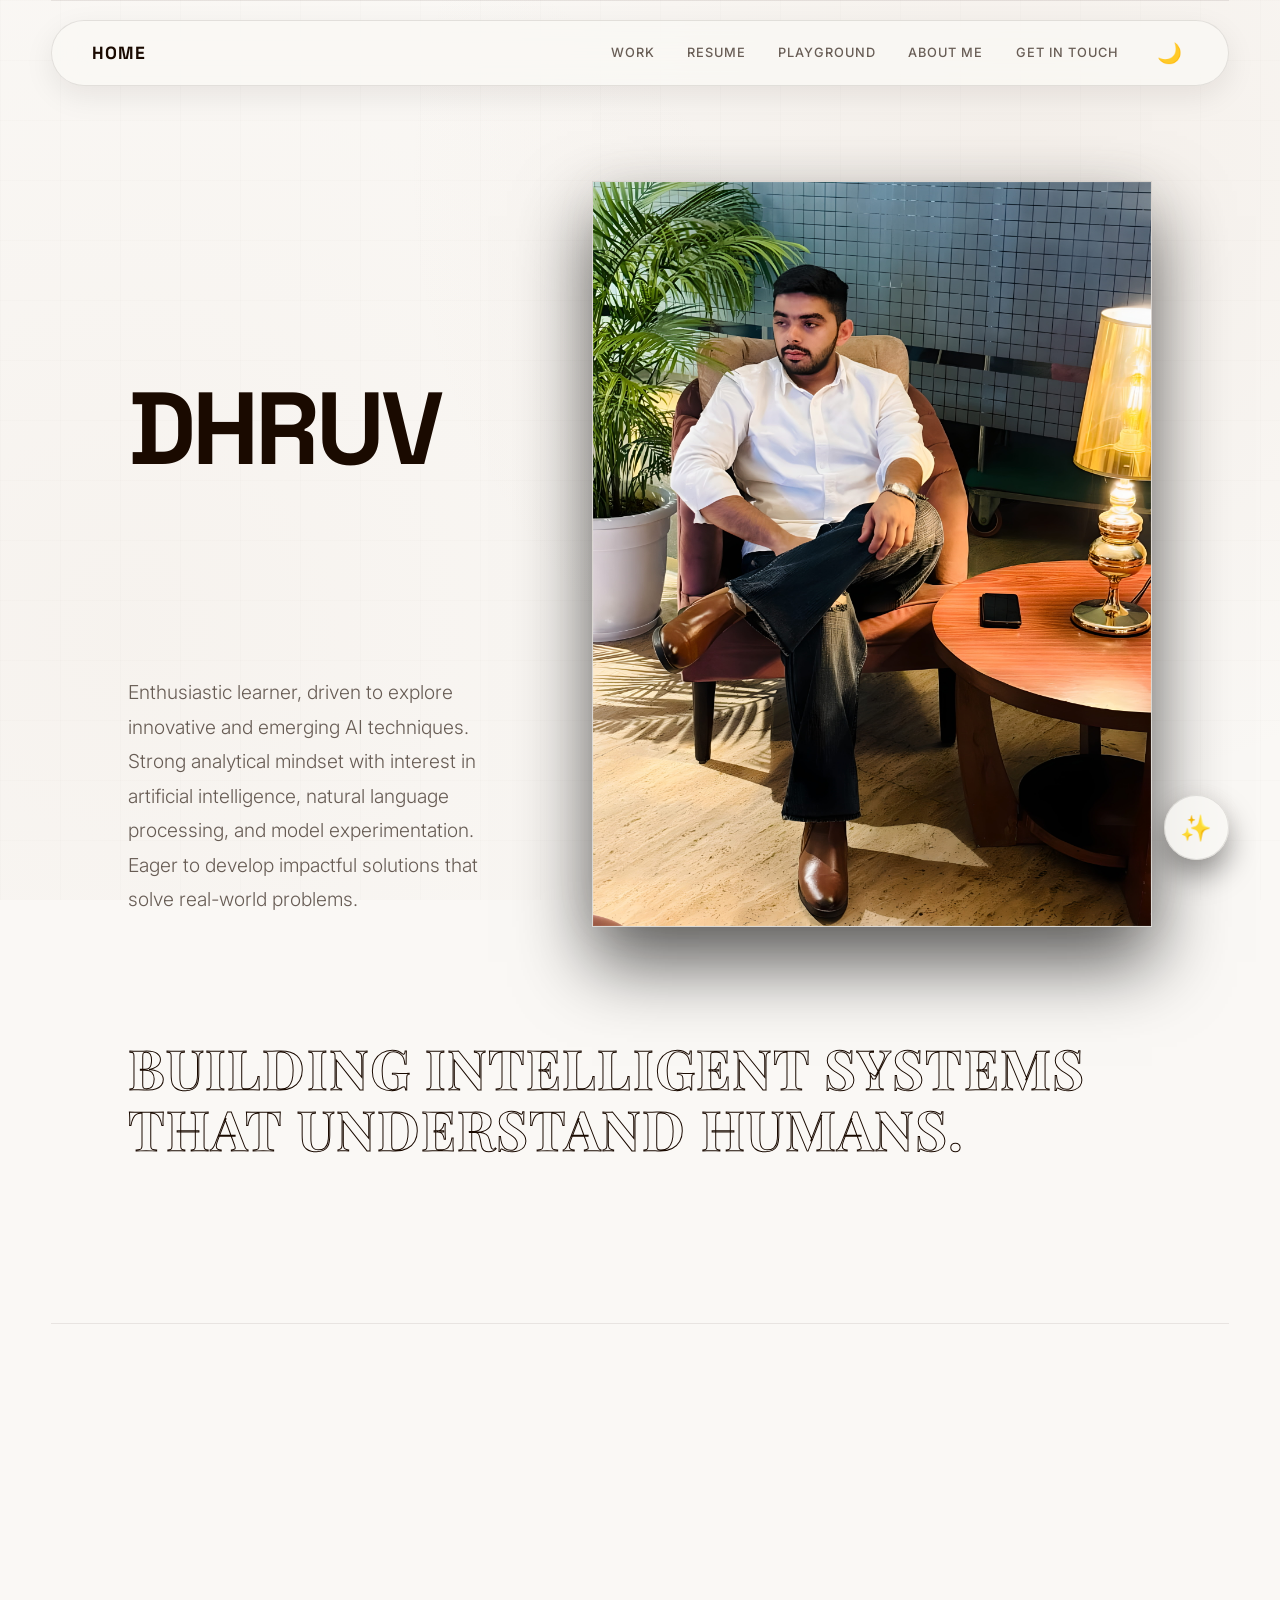
<file: index.html>
<!DOCTYPE html>
<html lang="en">

<head>
    <meta charset="UTF-8">
    <meta name="viewport" content="width=device-width, initial-scale=1.0">
    <link rel="canonical" href="https://dhruv-portfolio-black.vercel.app/">
    <title>Dhruv — Personal Portfolio</title>
    <meta name="description" content="Dhruv Lohchab's personal portfolio. Aspiring AI Engineer, Full Stack Web Developer, and creative thinker building intelligent human-AI systems with Python, Next.js, and React.">
    <link rel="icon" type="image/x-icon" href="favicon.ico">
    
    <!-- Open Graph / Facebook -->
    <meta property="og:type" content="website">
    <meta property="og:url" content="https://dhruv-portfolio-black.vercel.app/">
    <meta property="og:title" content="Dhruv — Personal Portfolio">
    <meta property="og:description" content="Aspiring AI Engineer and Web Developer building intelligent systems at the intersection of technology and human interaction.">
    <meta property="og:image" content="https://dhruv-portfolio-black.vercel.app/photo-3.jpg">
    <meta property="og:image:alt" content="Dhruv Lohchab - AI Engineer and Web Developer Portrait">

    <!-- Twitter -->
    <meta property="twitter:card" content="summary_large_image">
    <meta property="twitter:url" content="https://dhruv-portfolio-black.vercel.app/">
    <meta property="twitter:title" content="Dhruv — Personal Portfolio">
    <meta property="twitter:description" content="Aspiring AI Engineer and Web Developer building intelligent systems at the intersection of technology and human interaction.">
    <meta property="twitter:image" content="https://dhruv-portfolio-black.vercel.app/photo-3.jpg">
    <meta property="twitter:image:alt" content="Dhruv Lohchab - AI Engineer and Web Developer Portrait">

    <link rel="preconnect" href="https://fonts.googleapis.com">
    <link rel="preconnect" href="https://fonts.gstatic.com" crossorigin>
    <link
        href="https://fonts.googleapis.com/css2?family=Inter:wght@300;400;500;600;700&family=Playfair+Display:ital,wght@0,400;0,600;0,700;1,400&family=Space+Grotesk:wght@500;600;700;900&display=swap"
        rel="stylesheet">
    <link rel="stylesheet" href="style.css?v=3">

    <!-- Structured Data (JSON-LD) -->
    <script type="application/ld+json">
    {
      "@context": "https://schema.org",
      "@type": "Person",
      "name": "Dhruv Lohchab",
      "url": "https://dhruv-portfolio-black.vercel.app/",
      "image": "https://dhruv-portfolio-black.vercel.app/photo-3.jpg",
      "jobTitle": "AI Engineer & Web Developer",
      "worksFor": {
        "@type": "Organization",
        "name": "Manav Rachna University"
      },
      "alumniOf": {
        "@type": "CollegeOrUniversity",
        "name": "Manav Rachna University"
      },
      "knowsAbout": ["Python", "Artificial Intelligence", "Machine Learning", "Web Development", "React", "TypeScript", "Next.js"],
      "sameAs": [
        "https://www.linkedin.com/in/dhruv-lohchab",
        "https://github.com/Dhruv-Lohchab"
      ]
    }
    </script>
</head>

<body>
    <script>
        (function() {
            const storedTheme = localStorage.getItem('theme');
            const theme = storedTheme || (window.matchMedia('(prefers-color-scheme: light)').matches ? 'light' : 'dark');
            if (theme === 'light') {
                document.body.classList.add('light-mode');
            }
        })();
    </script>

    <nav>
        <a href="#home" class="nav-home">Home</a>
        <div class="nav-links">
            <a href="#work">Work</a>
            <a href="Dhruv_Resume.pdf" target="_blank" rel="noopener noreferrer">Resume</a>
            <a href="#playground">Playground</a>
            <a href="about.html">About Me</a>
            <a href="#connect">Get in touch</a>
            <button class="theme-toggle" id="themeToggle" aria-label="Toggle theme">
                <span class="theme-emoji">🌞</span>
            </button>
        </div>
    </nav>

    <div class="container">

        <section class="hero" id="home">
            <div class="hero-grid-split">
                <div class="hero-left-col">
                    <h1 class="hero-name-editorial">DHRUV <span class="visually-hidden">Lohchab | AI Engineer & Web Developer</span></h1>
                    <p class="hero-bio-editorial">
                        Enthusiastic learner, driven to explore innovative and emerging AI techniques. Strong analytical
                        mindset with interest in artificial intelligence, natural language processing, and model
                        experimentation. Eager to develop impactful solutions that solve real-world problems.
                    </p>
                </div>
                <div class="hero-right-col">
                    <div class="portrait-frame-editorial">
                        <img src="photo-3.jpg" alt="Dhruv Lohchab - AI Engineer and Web Developer Portrait" class="hero-portrait-editorial">
                    </div>
                </div>
            </div>

            <div class="hero-massive">
                <div class="massive-row">
                    <span class="massive-text">Building intelligent systems<br>that understand humans.</span>
                </div>
            </div>
        </section>

        <section id="work">
            <h2 class="section-header">Work & Experience</h2>
            <div class="work-grid">

                <!-- Project: Admetus -->
                <div class="project-card large-card" id="project-admetus">
                    <h3>Admetus LifeSciences</h3>
                    <p class="brief">Corporate website for a healthcare &amp; life‑sciences firm, showcasing services,
                        team expertise and client trust. Designed with a premium beige aesthetic and responsive layout.
                    </p>

                    <div class="project-details-list">
                        <div class="detail-item">
                            <strong>Responsive Layout</strong> Implemented full‑site responsive layout and UI polish.
                        </div>
                        <div class="detail-item">
                            <strong>Bug Fixes</strong> Resolved React hydration mismatches and cleaned up duplicate
                            theme scripts.
                        </div>
                        <div class="detail-item">
                            <strong>UI Alignment</strong> Styled and aligned product‑grid cards to achieve consistent
                            equal heights.
                        </div>
                        <div class="detail-item">
                            <strong>Performance</strong> Optimized carousel sliding behavior and added interactive mouse
                            controls.
                        </div>
                        <div class="detail-item">
                            <strong>Security</strong> Hardened codebase packages and resolved vulnerabilities via npm
                            audits.
                        </div>
                    </div>

                    <div class="project-card-footer">
                        <a href="dhruv-work-admetus.html" class="learn-more" aria-label="Learn more about Admetus LifeSciences">Learn more</a>
                        <div class="tags">
                            <span class="tag">Next.js</span>
                            <span class="tag">React</span>
                            <span class="tag">TypeScript</span>
                            <span class="tag">Tailwind CSS</span>
                            <span class="tag">Node.js</span>
                        </div>
                    </div>
                </div>

                <!-- Project: WiSearch -->
                <div class="project-card" id="project-wisearch">
                    <h3>WiSearch</h3>
                    <p class="project-desc">
                        An Intelligent Semantic Search Engine designed to solve the "vocabulary mismatch" problem in
                        academic research, enabling retrieval of contextually relevant literature based on user intent.
                    </p>

                    <div class="project-details-list">
                        <div class="detail-item">
                            <strong>Semantic Vector Search</strong> Replaced keyword lookup with deep sentence-embedding
                            similarity algorithms.
                        </div>
                        <div class="detail-item">
                            <strong>FAISS Vector Database</strong> Integrated FAISS database for sub-millisecond
                            similarity queries across papers.
                        </div>
                        <div class="detail-item">
                            <strong>Interactive Frontend</strong> Created a React & TypeScript dashboard with fluid
                            animations and responsive layout.
                        </div>
                    </div>

                    <div class="project-card-footer">
                        <a href="dhruv-work-wisearch.html" class="learn-more" aria-label="Learn more about WiSearch">Learn more</a>
                        <div class="tags">
                            <span class="tag">Python</span>
                            <span class="tag">FastAPI</span>
                            <span class="tag">FAISS</span>
                            <span class="tag">Sentence Transformers</span>
                            <span class="tag">React</span>
                            <span class="tag">TypeScript</span>
                        </div>
                    </div>
                </div>

                <!-- Project: Bhasha Translate -->
                <div class="project-card" id="project-bhasha">
                    <h3>Bhasha Translate</h3>
                    <p class="project-desc">
                        A responsive desktop application that translates text between English and Hindi (both
                        directions), built with Python, Tkinter, and the deep-translator library.
                    </p>

                    <div class="project-details-list">
                        <div class="detail-item">
                            <strong>Asynchronous Translation</strong> Runs translations in background threads using
                            Python's <code>threading</code> to prevent UI freezes.
                        </div>
                        <div class="detail-item">
                            <strong>Smart Direction Swapping</strong> Swaps translation direction while automatically
                            exchanging the input and output text fields.
                        </div>
                        <div class="detail-item">
                            <strong>Input Validation &amp; Errors</strong> Enforces a 5,000 character limit and provides
                            friendly network connectivity warnings.
                        </div>
                    </div>

                    <div class="project-card-footer">
                        <a href="dhruv-work-bhasha.html" class="learn-more" aria-label="Learn more about Bhasha Translate">Learn more</a>
                        <div class="tags">
                            <span class="tag">Python</span>
                            <span class="tag">Tkinter</span>
                            <span class="tag">deep-translator</span>
                        </div>
                    </div>
                </div>

            </div>
        </section>


        <section id="playground">
            <h2 class="section-header">Recruiter Playground</h2>
            <div class="playground-area">
                <textarea id="jdInput"
                    placeholder="Paste a Job Description here to see how my profile matches the role..."></textarea>
                <button class="hero-btn" id="analyzeBtn"
                    style="margin: 0; background: transparent;">✨ Analyze Alignment</button>

                <div id="matchResult" class="match-result" style="display: none;">
                    <div style="margin-bottom: 20px; font-weight: 500; text-transform: uppercase; font-size: 0.85rem; border-bottom: 1px solid var(--border-light); padding-bottom: 10px; color: var(--text-muted);">
                        ✨ Role Compatibility Dashboard</div>
                    <div class="match-dashboard">
                        <!-- Score Circular Ring -->
                        <div class="match-score-container">
                            <div class="match-score-radial">
                                <svg class="progress-ring" width="120" height="120">
                                    <circle class="progress-ring-circle-bg" stroke="var(--border-light)" stroke-width="8" fill="transparent" r="50" cx="60" cy="60"/>
                                    <circle class="progress-ring-circle" id="scoreCircle" stroke="var(--accent)" stroke-width="8" fill="transparent" r="50" cx="60" cy="60"/>
                                </svg>
                                <div class="match-score-text" id="scoreText">0%</div>
                            </div>
                            <div class="match-score-label">Compatibility Match</div>
                        </div>
                        
                        <!-- Summary -->
                        <div class="match-summary-section">
                            <h3>Alignment Summary</h3>
                            <p id="matchSummaryText" style="font-size: 1.05rem; font-weight: 300; line-height: 1.6;"></p>
                        </div>
                        
                        <!-- Detailed Strengths & Gaps Columns -->
                        <div class="match-details-grid">
                            <div class="match-column strengths-col">
                                <h4>✨ Key Strengths</h4>
                                <ul id="matchStrengthsList"></ul>
                            </div>
                            <div class="match-column gaps-col">
                                <h4>🎯 Areas of Growth</h4>
                                <ul id="matchGapsList"></ul>
                            </div>
                        </div>
                    </div>
                </div>
            </div>
        </section>

        <section id="connect" class="connect-section">
            <div class="connect-heading">LET'S BUILD SOMETHING.</div>
            <br>
            <div class="connect-sub">Whether it's an internship, a collaboration, or just a curious
                conversation<br>about AI — I'm always open.</div>

            <div class="connect-grid">
                <!-- Left Column: Contact Cards -->
                <div style="display: flex; flex-direction: column; gap: 20px;">
                    <!-- Email Card -->
                    <div class="contact-card" style="cursor: default;">
                        <div class="contact-icon">
                            <svg xmlns="http://www.w3.org/2000/svg" width="20" height="20" viewBox="0 0 24 24"
                                fill="none" stroke="currentColor" stroke-width="2" stroke-linecap="round"
                                stroke-linejoin="round">
                                <path d="M4 4h16c1.1 0 2 .9 2 2v12c0 1.1-.9 2-2 2H4c-1.1 0-2-.9-2-2V6c0-1.1.9-2 2-2z">
                                </path>
                                <polyline points="22,6 12,13 2,6"></polyline>
                            </svg>
                        </div>
                        <div class="contact-info">
                            <h4>Email</h4>
                            <p id="emailToCopy">danesdave2023@gmail.com</p>
                        </div>
                        <button class="contact-copy-btn" id="copyBtn" title="Copy Email">
                            <svg xmlns="http://www.w3.org/2000/svg" width="16" height="16" viewBox="0 0 24 24"
                                fill="none" stroke="currentColor" stroke-width="2" stroke-linecap="round"
                                stroke-linejoin="round">
                                <rect x="9" y="9" width="13" height="13" rx="2" ry="2"></rect>
                                <path d="M5 15H4a2 2 0 0 1-2-2V4a2 2 0 0 1 2-2h9a2 2 0 0 1 2 2v1"></path>
                            </svg>
                        </button>
                    </div>

                    <!-- LinkedIn Card -->
                    <a href="https://www.linkedin.com/in/dhruv-lohchab" target="_blank" rel="noopener noreferrer" class="contact-card">
                        <div class="contact-icon">
                            <svg xmlns="http://www.w3.org/2000/svg" width="20" height="20" viewBox="0 0 24 24"
                                fill="none" stroke="currentColor" stroke-width="2" stroke-linecap="round"
                                stroke-linejoin="round">
                                <path
                                    d="M16 8a6 6 0 0 1 6 6v7h-4v-7a2 2 0 0 0-2-2 2 2 0 0 0-2 2v7h-4v-7a6 6 0 0 1 6-6z">
                                </path>
                                <rect x="2" y="9" width="4" height="12"></rect>
                                <circle cx="4" cy="4" r="2"></circle>
                            </svg>
                        </div>
                        <div class="contact-info">
                            <h4>LinkedIn</h4>
                            <p>linkedin.com/in/dhruv-lohchab</p>
                        </div>
                    </a>

                    <!-- GitHub Card -->
                    <a href="https://github.com/Dhruv-Lohchab" target="_blank" rel="noopener noreferrer" class="contact-card">
                        <div class="contact-icon">
                            <svg xmlns="http://www.w3.org/2000/svg" width="20" height="20" viewBox="0 0 24 24"
                                fill="none" stroke="currentColor" stroke-width="2" stroke-linecap="round"
                                stroke-linejoin="round">
                                <path
                                    d="M9 19c-5 1.5-5-2.5-7-3m14 6v-3.87a3.37 3.37 0 0 0-.94-2.61c3.14-.35 6.44-1.54 6.44-7A5.44 5.44 0 0 0 20 4.77 5.07 5.07 0 0 0 19.91 1S18.73.65 16 2.48a13.38 13.38 0 0 0-7 0C6.27.65 5.09 1 5.09 1A5.07 5.07 0 0 0 5 4.77a5.44 5.44 0 0 0-1.5 3.78c0 5.42 3.3 6.61 6.44 7A3.37 3.37 0 0 0 9 18.13V22">
                                </path>
                            </svg>
                        </div>
                        <div class="contact-info">
                            <h4>GitHub</h4>
                            <p>github.com/Dhruv-Lohchab</p>
                        </div>
                    </a>
                </div>

                <!-- Right Column: Contact Form -->
                <form class="contact-form-container">
                    <input type="text" name="_honey" style="display: none;">
                    <div class="form-group">
                        <input type="text" name="name" placeholder="Name" class="form-input" required>
                    </div>
                    <div class="form-group">
                        <input type="email" name="email" placeholder="Email" class="form-input" required>
                    </div>
                    <div class="form-group">
                        <input type="text" name="subject" placeholder="Subject" class="form-input" required>
                    </div>
                    <div class="form-group">
                        <textarea name="message" placeholder="Message" class="form-input" required></textarea>
                    </div>
                    <div style="text-align: left;">
                        <button type="submit" class="form-submit-btn">Send Message</button>
                    </div>
                    <div class="form-status-msg" id="formStatusMsg"></div>
                </form>
            </div>
        </section>

    </div>

    <button class="floating-chat-btn" aria-label="Open Recruiter Assistant Chatbot">✨</button>
    <div class="chat-window" id="chatWindow">
        <div class="chat-header">
            <span style="display: flex; align-items: center; gap: 8px;">
                <span class="bot-avatar">👨‍💻</span> D-Buddy
            </span>
            <span id="closeChatBtn" style="cursor:pointer; font-size: 1.5rem; line-height: 0.5;">&times;</span>
        </div>
        <div class="chat-messages" id="chatMessages">
            <div class="message bot">The Chatbot is resting! Please feel free to email me at danesdave2023@gmail.com.</div>
            <div class="message bot typing" id="typingIndicator" style="display: none;">Processing...</div>
        </div>
        <div class="chat-input-area">
            <input type="text" id="chatInput" placeholder="Ask D-Buddy a question..." maxlength="500">
            <span id="sendChatBtn" style="cursor:pointer; font-weight: bold; font-size: 1.2rem; color: var(--accent);">➤</span>
        </div>
    </div>

    <script src="script.js"></script>
</body>

</html>
</file>
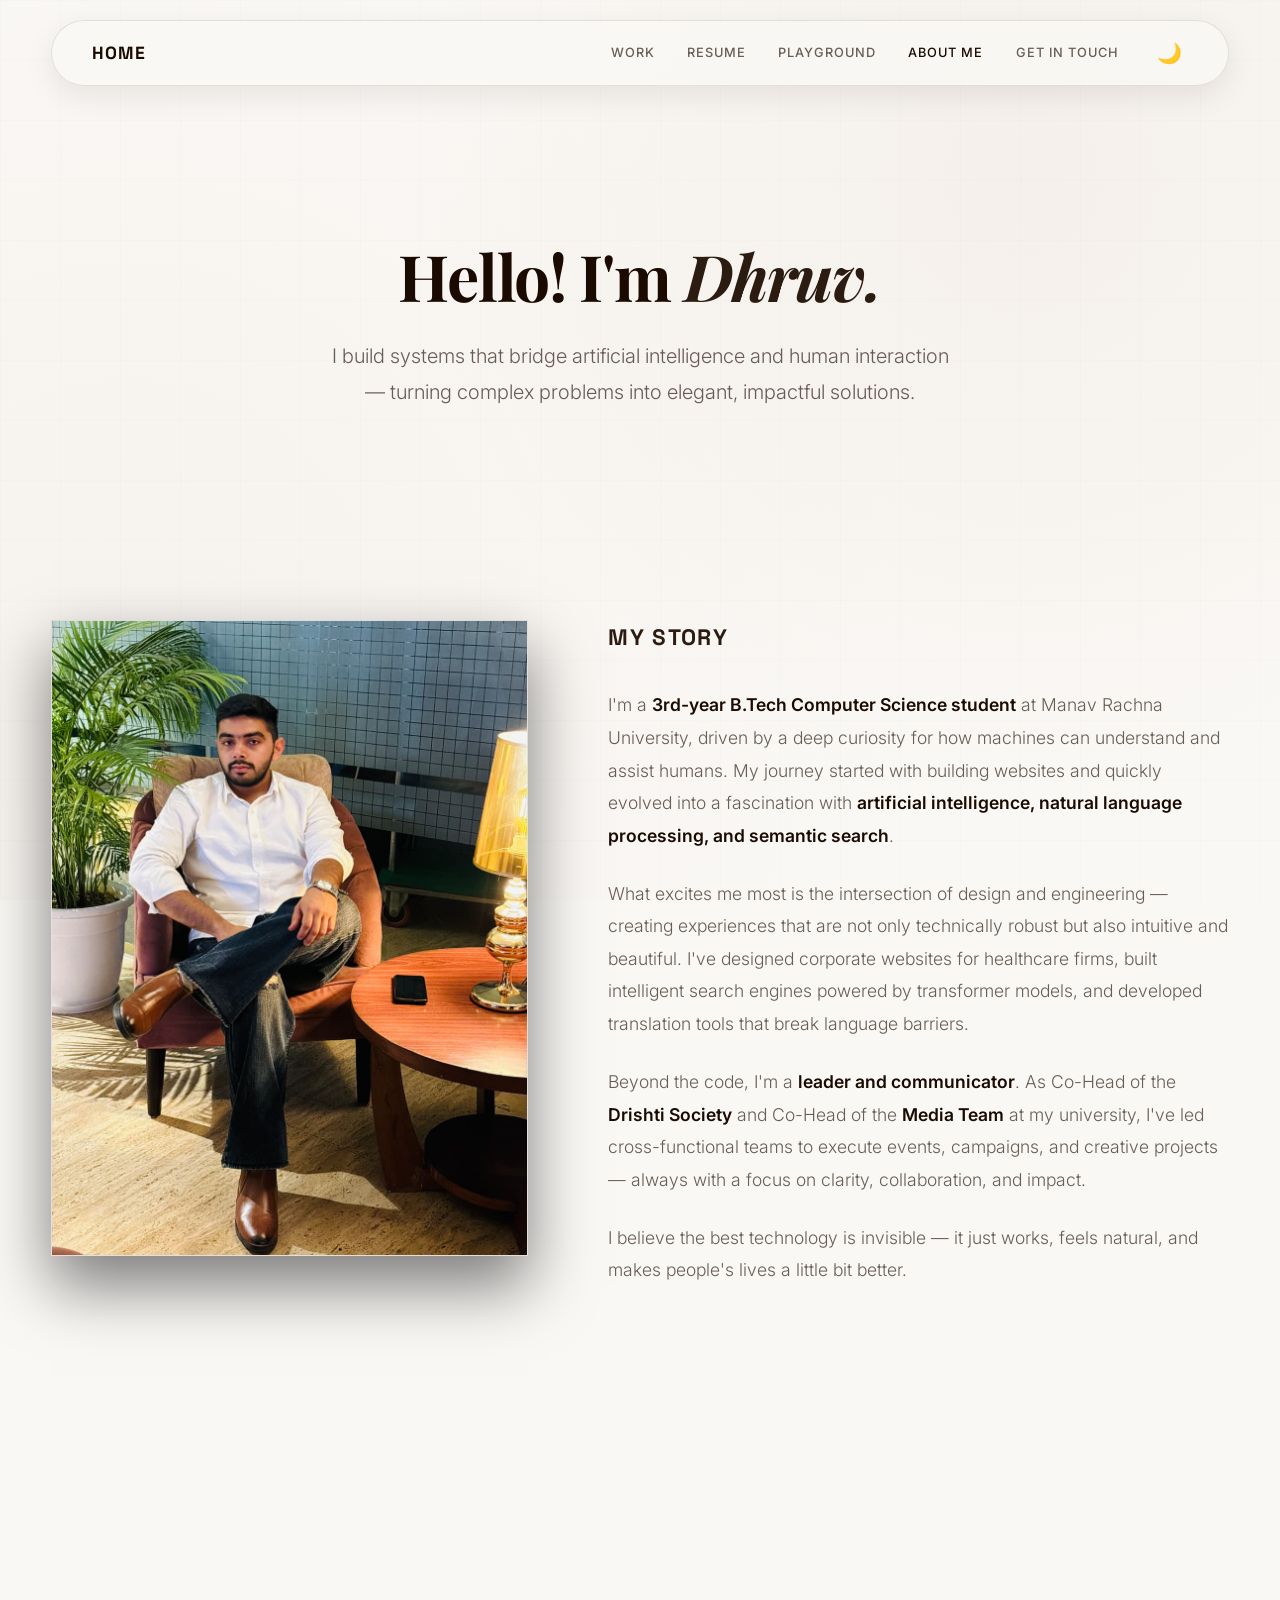
<file: about.html>
<!DOCTYPE html>
<html lang="en">

<head>
    <meta charset="UTF-8">
    <meta name="viewport" content="width=device-width, initial-scale=1.0">
    <link rel="canonical" href="https://dhruv-portfolio-black.vercel.app/about.html">
    <title>About Dhruv — Journey & Philosophy</title>
    <meta name="description" content="Learn more about Dhruv Lohchab — an aspiring AI Engineer, Web Developer, and creative thinker building systems with Python, React, and Machine Learning.">
    <link rel="icon" type="image/x-icon" href="favicon.ico">

    <!-- Open Graph / Facebook -->
    <meta property="og:type" content="website">
    <meta property="og:url" content="https://dhruv-portfolio-black.vercel.app/about.html">
    <meta property="og:title" content="About — Dhruv">
    <meta property="og:description" content="Learn more about Dhruv Lohchab — an aspiring AI Engineer, Web Developer, and creative thinker building systems with Python, React, and Machine Learning.">
    <meta property="og:image" content="https://dhruv-portfolio-black.vercel.app/photo-3.jpg">
    <meta property="og:image:alt" content="Dhruv Lohchab - AI Engineer and Web Developer Portrait">

    <!-- Twitter -->
    <meta property="twitter:card" content="summary_large_image">
    <meta property="twitter:url" content="https://dhruv-portfolio-black.vercel.app/about.html">
    <meta property="twitter:title" content="About — Dhruv">
    <meta property="twitter:description" content="Learn more about Dhruv Lohchab — an aspiring AI Engineer, Web Developer, and creative thinker building systems with Python, React, and Machine Learning.">
    <meta property="twitter:image" content="https://dhruv-portfolio-black.vercel.app/photo-3.jpg">
    <meta property="twitter:image:alt" content="Dhruv Lohchab - AI Engineer and Web Developer Portrait">

    <link rel="preconnect" href="https://fonts.googleapis.com">
    <link rel="preconnect" href="https://fonts.gstatic.com" crossorigin>
    <link
        href="https://fonts.googleapis.com/css2?family=Inter:wght@300;400;500;600;700&family=Playfair+Display:ital,wght@0,400;0,600;0,700;1,400&family=Space+Grotesk:wght@500;600;700;900&display=swap"
        rel="stylesheet">
    <link rel="stylesheet" href="style.css?v=3">
</head>

<body>
    <script>
        (function() {
            const storedTheme = localStorage.getItem('theme');
            const theme = storedTheme || (window.matchMedia('(prefers-color-scheme: light)').matches ? 'light' : 'dark');
            if (theme === 'light') {
                document.body.classList.add('light-mode');
            }
        })();
    </script>

    <nav>
        <a href="index.html" class="nav-home">Home</a>
        <div class="nav-links">
            <a href="index.html#work">Work</a>
            <a href="Dhruv_Resume.pdf" target="_blank" rel="noopener noreferrer">Resume</a>
            <a href="index.html#playground">Playground</a>
            <a href="about.html" style="color: var(--text-main);">About Me</a>
            <a href="index.html#connect">Get in touch</a>
            <button class="theme-toggle" id="themeToggle" aria-label="Toggle theme">
                <span class="theme-emoji">🌞</span>
            </button>
        </div>
    </nav>

    <div class="container">

        <!-- Hero Section -->
        <div class="about-hero">
            <h1 class="greeting">Hello! I'm <em>Dhruv.</em></h1>
            <p class="tagline">
                I build systems that bridge artificial intelligence and human interaction — 
                turning complex problems into elegant, impactful solutions.
            </p>
        </div>

        <!-- Profile: Portrait + Narrative -->
        <div class="about-profile-grid">
            <div class="about-portrait-wrap">
                <img src="photo-4.jpeg" alt="Dhruv portrait">
            </div>
            <div class="about-narrative">
                <h2>My Story</h2>
                <p>
                    I'm a <strong>3rd-year B.Tech Computer Science student</strong> at Manav Rachna University, 
                    driven by a deep curiosity for how machines can understand and assist humans. My journey 
                    started with building websites and quickly evolved into a fascination with 
                    <strong>artificial intelligence, natural language processing, and semantic search</strong>.
                </p>
                <p>
                    What excites me most is the intersection of design and engineering — creating experiences 
                    that are not only technically robust but also intuitive and beautiful. I've designed 
                    corporate websites for healthcare firms, built intelligent search engines powered by 
                    transformer models, and developed translation tools that break language barriers.
                </p>
                <p>
                    Beyond the code, I'm a <strong>leader and communicator</strong>. As Co-Head of the 
                    <strong>Drishti Society</strong> and Co-Head of the <strong>Media Team</strong> at my 
                    university, I've led cross-functional teams to execute events, campaigns, and creative 
                    projects — always with a focus on clarity, collaboration, and impact.
                </p>
                <p>
                    I believe the best technology is invisible — it just works, feels natural, and makes 
                    people's lives a little bit better.
                </p>
            </div>
        </div>

        <!-- Core Strengths -->
        <div class="about-values-section">
            <h2>Core Strengths</h2>
            <div class="value-cards-grid">
                <div class="value-card">
                    <span class="value-icon">🧠</span>
                    <h3>AI-First Problem Solving</h3>
                    <p>
                        I approach challenges through the lens of intelligent automation — using 
                        machine learning, NLP, and semantic understanding to build systems that 
                        think, learn, and adapt.
                    </p>
                </div>
                <div class="value-card">
                    <span class="value-icon">🎨</span>
                    <h3>Frontend Engineering</h3>
                    <p>
                        From responsive layouts to micro-interactions, I craft pixel-perfect interfaces 
                        that feel premium. I believe design is not just how it looks — it's how it works.
                    </p>
                </div>
                <div class="value-card">
                    <span class="value-icon">🚀</span>
                    <h3>Team Leadership</h3>
                    <p>
                        Leading Drishti Society and the Media Team taught me to orchestrate diverse talent, 
                        manage timelines, and deliver results — skills I bring to every technical project.
                    </p>
                </div>
                <div class="value-card">
                    <span class="value-icon">💬</span>
                    <h3>Communication</h3>
                    <p>
                        Whether it's presenting a technical concept to a non-technical audience or 
                        writing clear documentation, I prioritize making complex ideas accessible 
                        and actionable.
                    </p>
                </div>
                <div class="value-card">
                    <span class="value-icon">⚡</span>
                    <h3>Quick Learner</h3>
                    <p>
                        From FAISS vector indexing to React+TypeScript frontends, I pick up new 
                        technologies rapidly and apply them with purpose — not just for the sake of 
                        learning, but to solve real problems.
                    </p>
                </div>
                <div class="value-card">
                    <span class="value-icon">🔬</span>
                    <h3>Analytical Mindset</h3>
                    <p>
                        I thrive on breaking down complex systems, understanding their moving parts, 
                        and optimizing them. Data-driven decisions and structured thinking are at 
                        the core of how I work.
                    </p>
                </div>
            </div>
        </div>


        <section id="connect" class="connect-section">
            <div class="connect-heading">LET'S BUILD SOMETHING.</div>
            <br>
            <div class="connect-sub">Whether it's an internship, a collaboration, or just a curious
                conversation<br>about AI — I'm always open.</div>

            <div class="connect-grid">
                <!-- Left Column: Contact Cards -->
                <div style="display: flex; flex-direction: column; gap: 20px;">
                    <!-- Email Card -->
                    <div class="contact-card" style="cursor: default;">
                        <div class="contact-icon">
                            <svg xmlns="http://www.w3.org/2000/svg" width="20" height="20" viewBox="0 0 24 24"
                                fill="none" stroke="currentColor" stroke-width="2" stroke-linecap="round"
                                stroke-linejoin="round">
                                <path d="M4 4h16c1.1 0 2 .9 2 2v12c0 1.1-.9 2-2 2H4c-1.1 0-2-.9-2-2V6c0-1.1.9-2 2-2z">
                                </path>
                                <polyline points="22,6 12,13 2,6"></polyline>
                            </svg>
                        </div>
                        <div class="contact-info">
                            <h4>Email</h4>
                            <p id="emailToCopy">danesdave2023@gmail.com</p>
                        </div>
                        <button class="contact-copy-btn" id="copyBtn" title="Copy Email">
                            <svg xmlns="http://www.w3.org/2000/svg" width="16" height="16" viewBox="0 0 24 24"
                                fill="none" stroke="currentColor" stroke-width="2" stroke-linecap="round"
                                stroke-linejoin="round">
                                <rect x="9" y="9" width="13" height="13" rx="2" ry="2"></rect>
                                <path d="M5 15H4a2 2 0 0 1-2-2V4a2 2 0 0 1 2-2h9a2 2 0 0 1 2 2v1"></path>
                            </svg>
                        </button>
                    </div>

                    <!-- LinkedIn Card -->
                    <a href="https://www.linkedin.com/in/dhruv-lohchab" target="_blank" rel="noopener noreferrer" class="contact-card">
                        <div class="contact-icon">
                            <svg xmlns="http://www.w3.org/2000/svg" width="20" height="20" viewBox="0 0 24 24"
                                fill="none" stroke="currentColor" stroke-width="2" stroke-linecap="round"
                                stroke-linejoin="round">
                                <path
                                    d="M16 8a6 6 0 0 1 6 6v7h-4v-7a2 2 0 0 0-2-2 2 2 0 0 0-2 2v7h-4v-7a6 6 0 0 1 6-6z">
                                </path>
                                <rect x="2" y="9" width="4" height="12"></rect>
                                <circle cx="4" cy="4" r="2"></circle>
                            </svg>
                        </div>
                        <div class="contact-info">
                            <h4>LinkedIn</h4>
                            <p>linkedin.com/in/dhruv-lohchab</p>
                        </div>
                    </a>

                    <!-- GitHub Card -->
                    <a href="https://github.com/Dhruv-Lohchab" target="_blank" rel="noopener noreferrer" class="contact-card">
                        <div class="contact-icon">
                            <svg xmlns="http://www.w3.org/2000/svg" width="20" height="20" viewBox="0 0 24 24"
                                fill="none" stroke="currentColor" stroke-width="2" stroke-linecap="round"
                                stroke-linejoin="round">
                                <path
                                    d="M9 19c-5 1.5-5-2.5-7-3m14 6v-3.87a3.37 3.37 0 0 0-.94-2.61c3.14-.35 6.44-1.54 6.44-7A5.44 5.44 0 0 0 20 4.77 5.07 5.07 0 0 0 19.91 1S18.73.65 16 2.48a13.38 13.38 0 0 0-7 0C6.27.65 5.09 1 5.09 1A5.07 5.07 0 0 0 5 4.77a5.44 5.44 0 0 0-1.5 3.78c0 5.42 3.3 6.61 6.44 7A3.37 3.37 0 0 0 9 18.13V22">
                                </path>
                            </svg>
                        </div>
                        <div class="contact-info">
                            <h4>GitHub</h4>
                            <p>github.com/Dhruv-Lohchab</p>
                        </div>
                    </a>
                </div>

                <!-- Right Column: Contact Form -->
                <form class="contact-form-container">
                    <input type="text" name="_honey" style="display: none;">
                    <div class="form-group">
                        <input type="text" name="name" placeholder="Name" class="form-input" required>
                    </div>
                    <div class="form-group">
                        <input type="email" name="email" placeholder="Email" class="form-input" required>
                    </div>
                    <div class="form-group">
                        <input type="text" name="subject" placeholder="Subject" class="form-input" required>
                    </div>
                    <div class="form-group">
                        <textarea name="message" placeholder="Message" class="form-input" required></textarea>
                    </div>
                    <div style="text-align: left;">
                        <button type="submit" class="form-submit-btn">Send Message</button>
                    </div>
                    <div class="form-status-msg" id="formStatusMsg"></div>
                </form>
            </div>
        </section>

    </div>

    <script src="script.js"></script>
</body>

</html>
</file>
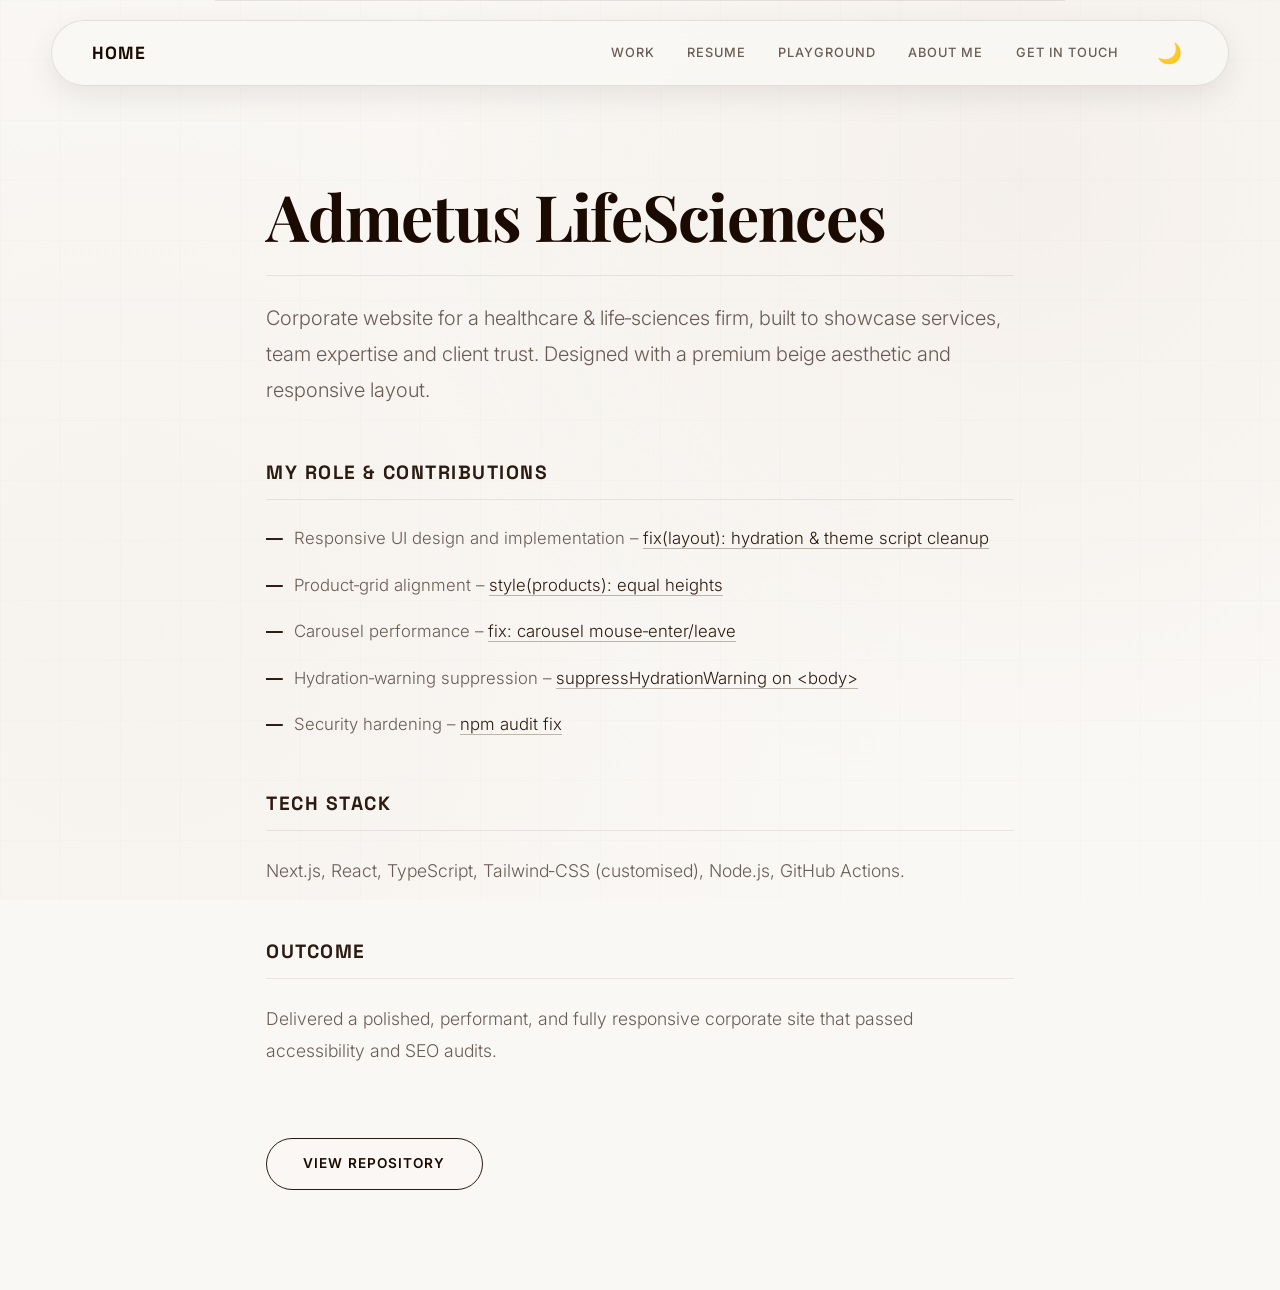
<file: dhruv-work-admetus.html>
<!DOCTYPE html>
<html lang="en">

<head>
    <meta charset="UTF-8">
    <meta name="viewport" content="width=device-width, initial-scale=1.0">
    <link rel="canonical" href="https://dhruv-portfolio-black.vercel.app/dhruv-work-admetus.html">
    <title>Admetus LifeSciences – Project Details</title>
    <meta name="description" content="View Dhruv Lohchab's work on the Admetus LifeSciences corporate website. Built with Next.js, React, Tailwind CSS, and Node.js.">
    <link rel="icon" type="image/x-icon" href="favicon.ico">

    <!-- Open Graph / Facebook -->
    <meta property="og:type" content="website">
    <meta property="og:url" content="https://dhruv-portfolio-black.vercel.app/dhruv-work-admetus.html">
    <meta property="og:title" content="Admetus LifeSciences – Project Details">
    <meta property="og:description" content="View Dhruv Lohchab's work on the Admetus LifeSciences corporate website. Built with Next.js, React, Tailwind CSS, and Node.js.">
    <meta property="og:image" content="https://dhruv-portfolio-black.vercel.app/photo-3.jpg">
    <meta property="og:image:alt" content="Dhruv Lohchab - Admetus LifeSciences Project">

    <!-- Twitter -->
    <meta property="twitter:card" content="summary_large_image">
    <meta property="twitter:url" content="https://dhruv-portfolio-black.vercel.app/dhruv-work-admetus.html">
    <meta property="twitter:title" content="Admetus LifeSciences – Project Details">
    <meta property="twitter:description" content="View Dhruv Lohchab's work on the Admetus LifeSciences corporate website. Built with Next.js, React, Tailwind CSS, and Node.js.">
    <meta property="twitter:image" content="https://dhruv-portfolio-black.vercel.app/photo-3.jpg">
    <meta property="twitter:image:alt" content="Dhruv Lohchab - Admetus LifeSciences Project">

    <link rel="preconnect" href="https://fonts.googleapis.com">
    <link rel="preconnect" href="https://fonts.gstatic.com" crossorigin>
    <link
        href="https://fonts.googleapis.com/css2?family=Inter:wght@300;400;500;600;700&family=Playfair+Display:ital,wght@0,400;0,600;0,700;1,400&family=Space+Grotesk:wght@500;600;700;900&display=swap"
        rel="stylesheet">
    <link rel="stylesheet" href="style.css?v=3">

    <!-- Structured Data (JSON-LD) -->
    <script type="application/ld+json">
    {
      "@context": "https://schema.org",
      "@type": "SoftwareApplication",
      "name": "Admetus LifeSciences Corporate Website",
      "applicationCategory": "WebApplication",
      "operatingSystem": "Any",
      "author": {
        "@type": "Person",
        "name": "Dhruv Lohchab"
      }
    }
    </script>
</head>

<body>
    <script>
        (function() {
            const storedTheme = localStorage.getItem('theme');
            const theme = storedTheme || (window.matchMedia('(prefers-color-scheme: light)').matches ? 'light' : 'dark');
            if (theme === 'light') {
                document.body.classList.add('light-mode');
            }
        })();
    </script>

    <nav>
        <a href="index.html" class="nav-home">Home</a>
        <div class="nav-links">
            <a href="index.html#work">Work</a>
            <a href="Dhruv_Resume.pdf" target="_blank" rel="noopener noreferrer">Resume</a>
            <a href="index.html#playground">Playground</a>
            <a href="about.html">About Me</a>
            <a href="index.html#connect">Get in touch</a>
            <button class="theme-toggle" id="themeToggle" aria-label="Toggle theme">
                <span class="theme-emoji">🌞</span>
            </button>
        </div>
    </nav>

    <div class="container">

        <section class="detail-section">
            <h1>Admetus LifeSciences</h1>
            <p class="overview">Corporate website for a healthcare &amp; life‑sciences firm, built to showcase services, team expertise and client trust. Designed with a premium beige aesthetic and responsive layout.</p>

            <h2>My Role &amp; Contributions</h2>
            <ul class="contributions">
                <li>Responsive UI design and implementation – <a href="https://github.com/gauravlochab/admetus-lifesciences/commit/b417ff00bb73a03fa2eb86af765f809bb4ef378c" target="_blank" rel="noopener noreferrer">fix(layout): hydration &amp; theme script cleanup</a></li>
                <li>Product‑grid alignment – <a href="https://github.com/gauravlochab/admetus-lifesciences/commit/aca87a7da58e0a11f5c228d8ea4e65e7871dec50" target="_blank" rel="noopener noreferrer">style(products): equal heights</a></li>
                <li>Carousel performance – <a href="https://github.com/gauravlochab/admetus-lifesciences/commit/0fc987e54b4b3fa3d82775ee3727e2f97975b10a" target="_blank" rel="noopener noreferrer">fix: carousel mouse‑enter/leave</a></li>
                <li>Hydration‑warning suppression – <a href="https://github.com/gauravlochab/admetus-lifesciences/commit/b417ff00bb73a03fa2eb86af765f809bb4ef378c" target="_blank" rel="noopener noreferrer">suppressHydrationWarning on &lt;body&gt;</a></li>
                <li>Security hardening – <a href="https://github.com/gauravlochab/admetus-lifesciences/commit/5a8090797bb4462fdc552ccb74ed73bb3f4a6848" target="_blank" rel="noopener noreferrer">npm audit fix</a></li>
            </ul>

            <h2>Tech Stack</h2>
            <p>Next.js, React, TypeScript, Tailwind‑CSS (customised), Node.js, GitHub Actions.</p>

            <h2>Outcome</h2>
            <p>Delivered a polished, performant, and fully responsive corporate site that passed accessibility and SEO audits.</p>

            <a href="https://github.com/gauravlochab/admetus-lifesciences" target="_blank" rel="noopener noreferrer" class="button">View Repository</a>
        </section>

    </div>

    <script src="script.js"></script>
</body>

</html>
</file>
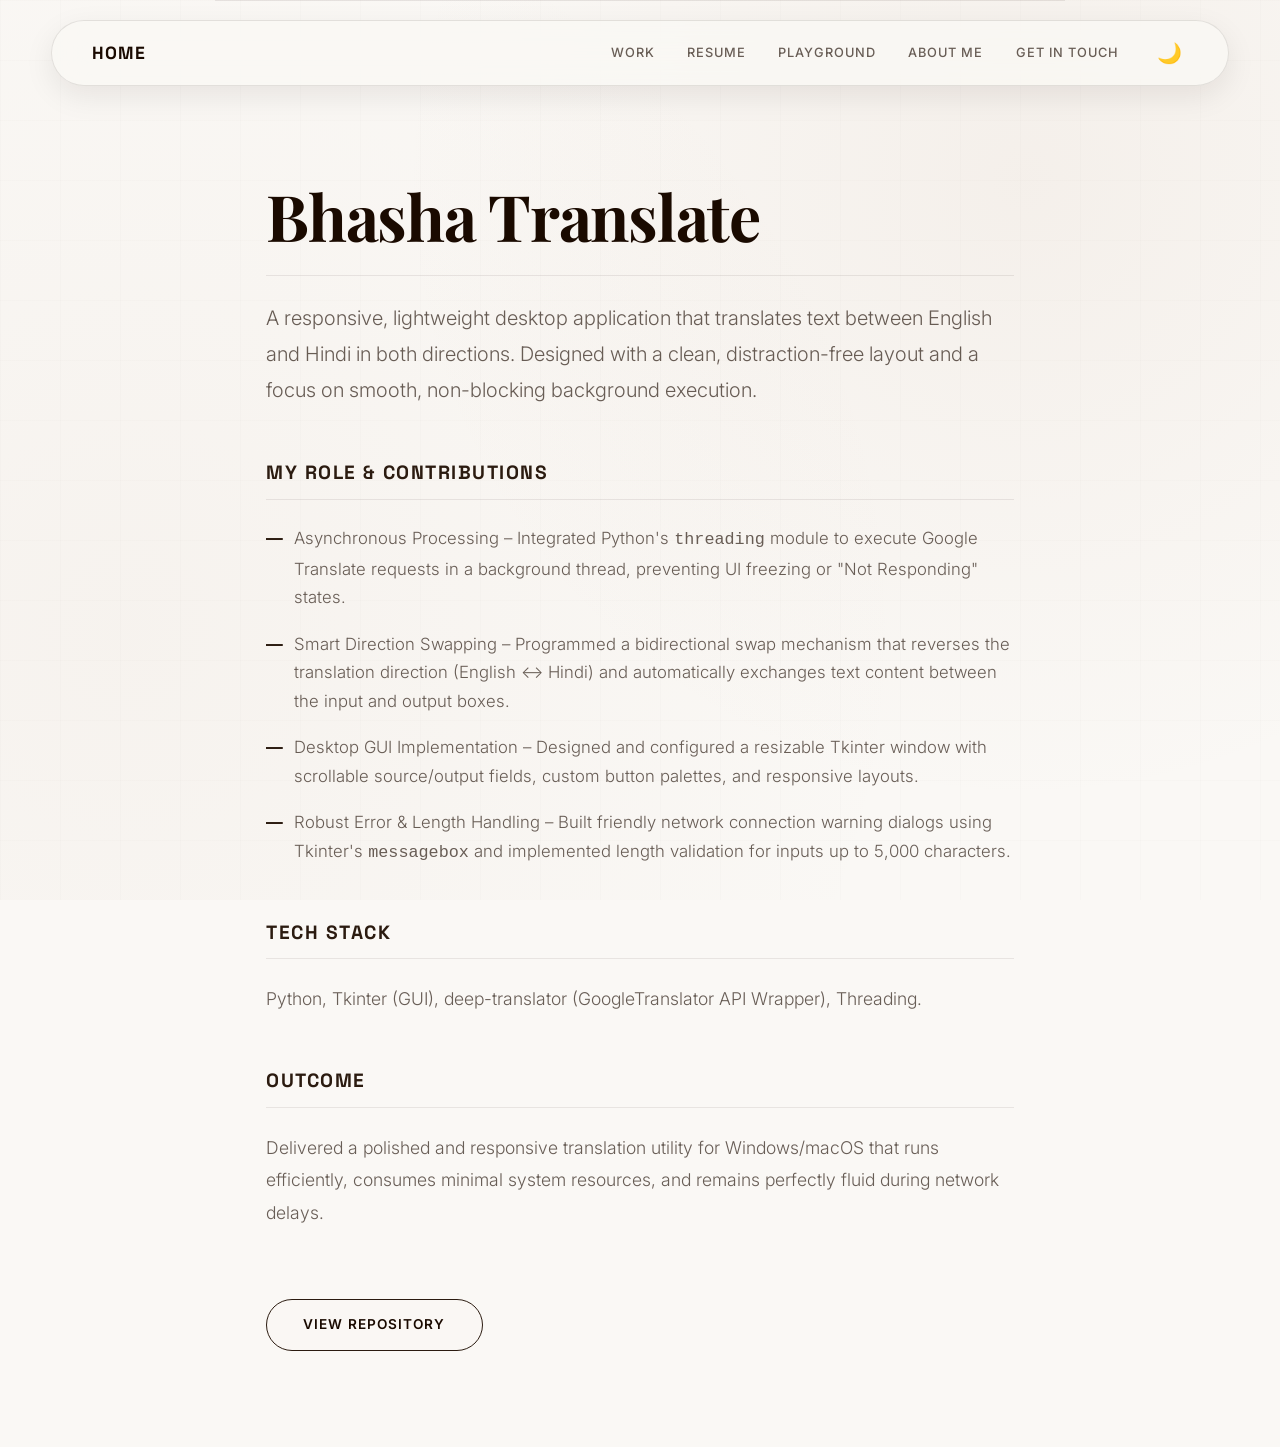
<file: dhruv-work-bhasha.html>
<!DOCTYPE html>
<html lang="en">

<head>
    <meta charset="UTF-8">
    <meta name="viewport" content="width=device-width, initial-scale=1.0">
    <link rel="canonical" href="https://dhruv-portfolio-black.vercel.app/dhruv-work-bhasha.html">
    <title>Bhasha Translate – Project Details</title>
    <meta name="description" content="View Dhruv Lohchab's work on Bhasha Translate, an English-Hindi translation desktop application built with Python and Tkinter.">
    <link rel="icon" type="image/x-icon" href="favicon.ico">

    <!-- Open Graph / Facebook -->
    <meta property="og:type" content="website">
    <meta property="og:url" content="https://dhruv-portfolio-black.vercel.app/dhruv-work-bhasha.html">
    <meta property="og:title" content="Bhasha Translate – Project Details">
    <meta property="og:description" content="View Dhruv Lohchab's work on Bhasha Translate, an English-Hindi translation desktop application built with Python and Tkinter.">
    <meta property="og:image" content="https://dhruv-portfolio-black.vercel.app/photo-3.jpg">
    <meta property="og:image:alt" content="Dhruv Lohchab - Bhasha Translate Project">

    <!-- Twitter -->
    <meta property="twitter:card" content="summary_large_image">
    <meta property="twitter:url" content="https://dhruv-portfolio-black.vercel.app/dhruv-work-bhasha.html">
    <meta property="twitter:title" content="Bhasha Translate – Project Details">
    <meta property="twitter:description" content="View Dhruv Lohchab's work on Bhasha Translate, an English-Hindi translation desktop application built with Python and Tkinter.">
    <meta property="twitter:image" content="https://dhruv-portfolio-black.vercel.app/photo-3.jpg">
    <meta property="twitter:image:alt" content="Dhruv Lohchab - Bhasha Translate Project">

    <link rel="preconnect" href="https://fonts.googleapis.com">
    <link rel="preconnect" href="https://fonts.gstatic.com" crossorigin>
    <link
        href="https://fonts.googleapis.com/css2?family=Inter:wght@300;400;500;600;700&family=Playfair+Display:ital,wght@0,400;0,600;0,700;1,400&family=Space+Grotesk:wght@500;600;700;900&display=swap"
        rel="stylesheet">
    <link rel="stylesheet" href="style.css?v=3">

    <!-- Structured Data (JSON-LD) -->
    <script type="application/ld+json">
    {
      "@context": "https://schema.org",
      "@type": "SoftwareApplication",
      "name": "Bhasha Translate",
      "applicationCategory": "DesktopApplication",
      "operatingSystem": "Windows, macOS, Linux",
      "author": {
        "@type": "Person",
        "name": "Dhruv Lohchab"
      }
    }
    </script>
</head>

<body>
    <script>
        (function() {
            const storedTheme = localStorage.getItem('theme');
            const theme = storedTheme || (window.matchMedia('(prefers-color-scheme: light)').matches ? 'light' : 'dark');
            if (theme === 'light') {
                document.body.classList.add('light-mode');
            }
        })();
    </script>

    <nav>
        <a href="index.html" class="nav-home">Home</a>
        <div class="nav-links">
            <a href="index.html#work">Work</a>
            <a href="Dhruv_Resume.pdf" target="_blank" rel="noopener noreferrer">Resume</a>
            <a href="index.html#playground">Playground</a>
            <a href="about.html">About Me</a>
            <a href="index.html#connect">Get in touch</a>
            <button class="theme-toggle" id="themeToggle" aria-label="Toggle theme">
                <span class="theme-emoji">🌞</span>
            </button>
        </div>
    </nav>

    <div class="container">

        <section class="detail-section">
            <h1>Bhasha Translate</h1>
            <p class="overview">A responsive, lightweight desktop application that translates text between English and Hindi in both directions. Designed with a clean, distraction-free layout and a focus on smooth, non-blocking background execution.</p>

            <h2>My Role &amp; Contributions</h2>
            <ul class="contributions">
                <li>Asynchronous Processing – Integrated Python's <code>threading</code> module to execute Google Translate requests in a background thread, preventing UI freezing or "Not Responding" states.</li>
                <li>Smart Direction Swapping – Programmed a bidirectional swap mechanism that reverses the translation direction (English ↔ Hindi) and automatically exchanges text content between the input and output boxes.</li>
                <li>Desktop GUI Implementation – Designed and configured a resizable Tkinter window with scrollable source/output fields, custom button palettes, and responsive layouts.</li>
                <li>Robust Error &amp; Length Handling – Built friendly network connection warning dialogs using Tkinter's <code>messagebox</code> and implemented length validation for inputs up to 5,000 characters.</li>
            </ul>

            <h2>Tech Stack</h2>
            <p>Python, Tkinter (GUI), deep-translator (GoogleTranslator API Wrapper), Threading.</p>

            <h2>Outcome</h2>
            <p>Delivered a polished and responsive translation utility for Windows/macOS that runs efficiently, consumes minimal system resources, and remains perfectly fluid during network delays.</p>

            <a href="https://github.com/Dhruv-Lohchab/bhasha-translate" target="_blank" rel="noopener noreferrer" class="button">View Repository</a>
        </section>

    </div>

    <script src="script.js"></script>
</body>

</html>
</file>
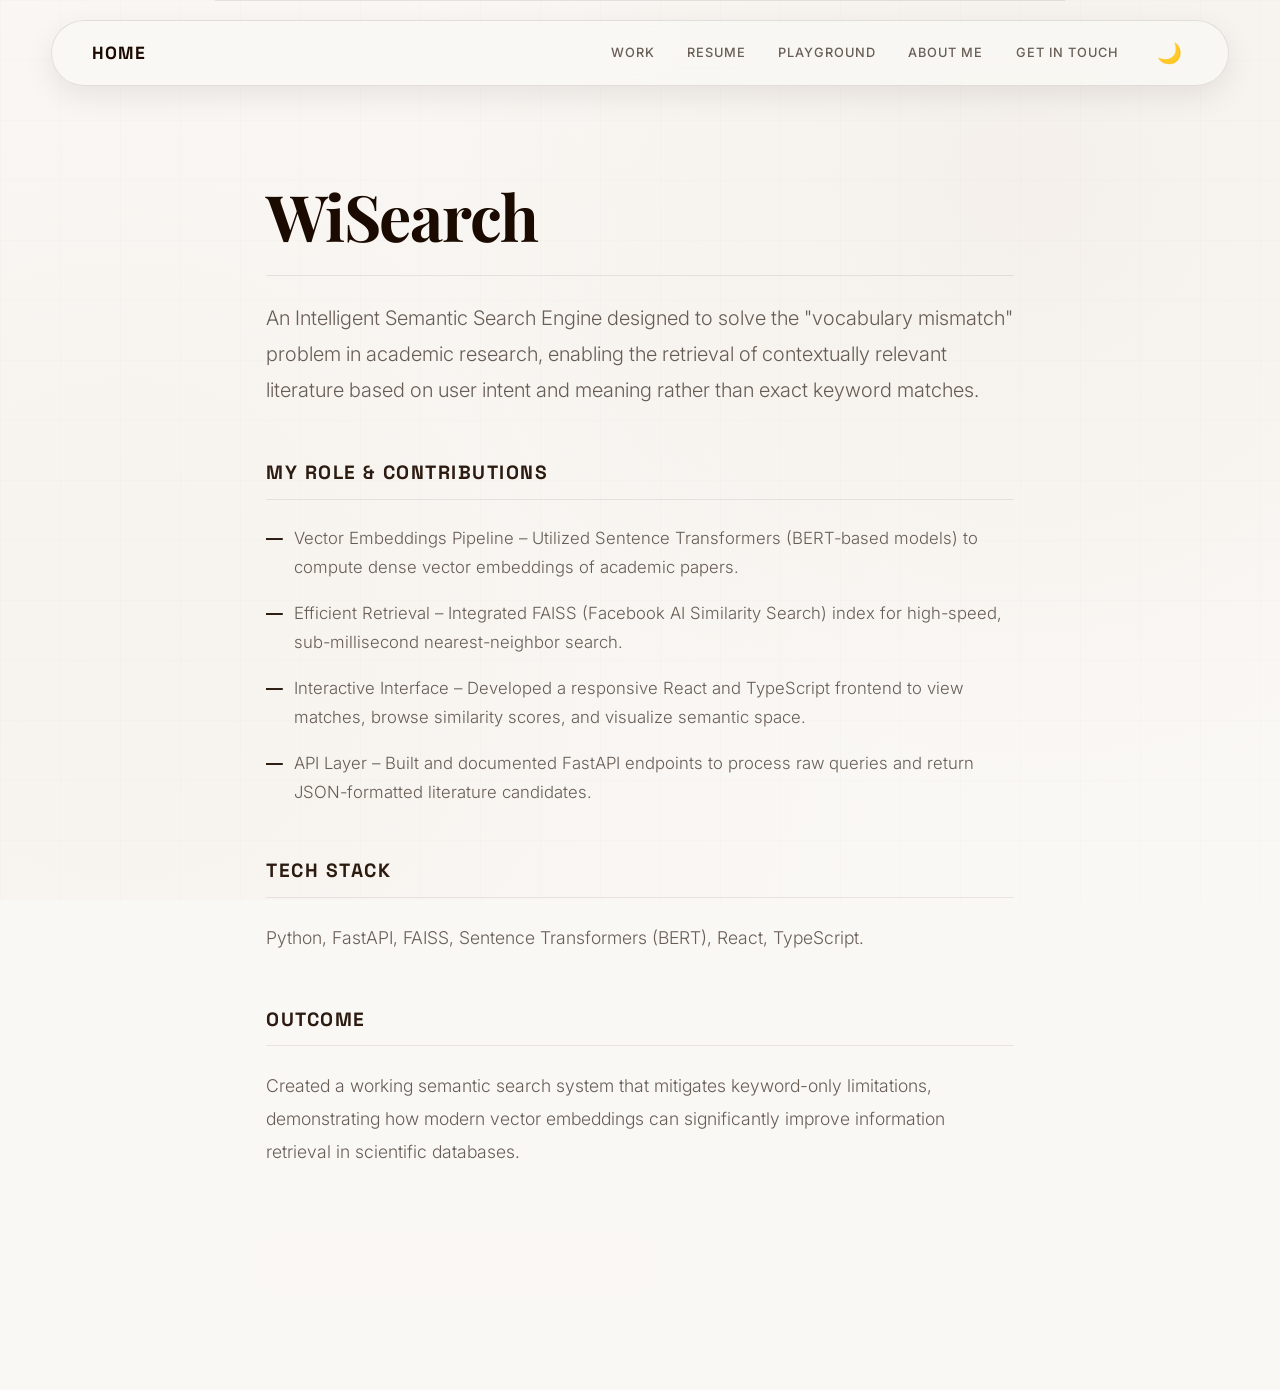
<file: dhruv-work-wisearch.html>
<!DOCTYPE html>
<html lang="en">

<head>
    <meta charset="UTF-8">
    <meta name="viewport" content="width=device-width, initial-scale=1.0">
    <link rel="canonical" href="https://dhruv-portfolio-black.vercel.app/dhruv-work-wisearch.html">
    <title>WiSearch – Project Details</title>
    <meta name="description" content="View Dhruv Lohchab's work on WiSearch, an Intelligent Semantic Search Engine built with Python, FastAPI, FAISS, and React.">
    <link rel="icon" type="image/x-icon" href="favicon.ico">

    <!-- Open Graph / Facebook -->
    <meta property="og:type" content="website">
    <meta property="og:url" content="https://dhruv-portfolio-black.vercel.app/dhruv-work-wisearch.html">
    <meta property="og:title" content="WiSearch – Project Details">
    <meta property="og:description" content="View Dhruv Lohchab's work on WiSearch, an Intelligent Semantic Search Engine built with Python, FastAPI, FAISS, and React.">
    <meta property="og:image" content="https://dhruv-portfolio-black.vercel.app/photo-3.jpg">
    <meta property="og:image:alt" content="Dhruv Lohchab - WiSearch Project">

    <!-- Twitter -->
    <meta property="twitter:card" content="summary_large_image">
    <meta property="twitter:url" content="https://dhruv-portfolio-black.vercel.app/dhruv-work-wisearch.html">
    <meta property="twitter:title" content="WiSearch – Project Details">
    <meta property="twitter:description" content="View Dhruv Lohchab's work on WiSearch, an Intelligent Semantic Search Engine built with Python, FastAPI, FAISS, and React.">
    <meta property="twitter:image" content="https://dhruv-portfolio-black.vercel.app/photo-3.jpg">
    <meta property="twitter:image:alt" content="Dhruv Lohchab - WiSearch Project">

    <link rel="preconnect" href="https://fonts.googleapis.com">
    <link rel="preconnect" href="https://fonts.gstatic.com" crossorigin>
    <link
        href="https://fonts.googleapis.com/css2?family=Inter:wght@300;400;500;600;700&family=Playfair+Display:ital,wght@0,400;0,600;0,700;1,400&family=Space+Grotesk:wght@500;600;700;900&display=swap"
        rel="stylesheet">
    <link rel="stylesheet" href="style.css?v=3">

    <!-- Structured Data (JSON-LD) -->
    <script type="application/ld+json">
    {
      "@context": "https://schema.org",
      "@type": "SoftwareApplication",
      "name": "WiSearch Semantic Vector Search Engine",
      "applicationCategory": "SearchEngine",
      "operatingSystem": "Any",
      "author": {
        "@type": "Person",
        "name": "Dhruv Lohchab"
      }
    }
    </script>
</head>

<body>
    <script>
        (function() {
            const storedTheme = localStorage.getItem('theme');
            const theme = storedTheme || (window.matchMedia('(prefers-color-scheme: light)').matches ? 'light' : 'dark');
            if (theme === 'light') {
                document.body.classList.add('light-mode');
            }
        })();
    </script>

    <nav>
        <a href="index.html" class="nav-home">Home</a>
        <div class="nav-links">
            <a href="index.html#work">Work</a>
            <a href="Dhruv_Resume.pdf" target="_blank" rel="noopener noreferrer">Resume</a>
            <a href="index.html#playground">Playground</a>
            <a href="about.html">About Me</a>
            <a href="index.html#connect">Get in touch</a>
            <button class="theme-toggle" id="themeToggle" aria-label="Toggle theme">
                <span class="theme-emoji">🌞</span>
            </button>
        </div>
    </nav>

    <div class="container">

        <section class="detail-section">
            <h1>WiSearch</h1>
            <p class="overview">An Intelligent Semantic Search Engine designed to solve the "vocabulary mismatch"
                problem in academic research, enabling the retrieval of contextually relevant literature based on user
                intent and meaning rather than exact keyword matches.</p>

            <h2>My Role &amp; Contributions</h2>
            <ul class="contributions">
                <li>Vector Embeddings Pipeline – Utilized Sentence Transformers (BERT-based models) to compute dense
                    vector embeddings of academic papers.</li>
                <li>Efficient Retrieval – Integrated FAISS (Facebook AI Similarity Search) index for high-speed,
                    sub-millisecond nearest-neighbor search.</li>
                <li>Interactive Interface – Developed a responsive React and TypeScript frontend to view matches, browse
                    similarity scores, and visualize semantic space.</li>
                <li>API Layer – Built and documented FastAPI endpoints to process raw queries and return JSON-formatted
                    literature candidates.</li>
            </ul>

            <h2>Tech Stack</h2>
            <p>Python, FastAPI, FAISS, Sentence Transformers (BERT), React, TypeScript.</p>

            <h2>Outcome</h2>
            <p>Created a working semantic search system that mitigates keyword-only limitations, demonstrating how
                modern vector embeddings can significantly improve information retrieval in scientific databases.</p>

            <a href="https://github.com/Dhruv-Lohchab/wisearch" target="_blank" rel="noopener noreferrer" class="button">View Repository</a>
            <a href="https://wi-search.vercel.app/" target="_blank" rel="noopener noreferrer" class="button">Live Demo</a>
        </section>

    </div>

    <script src="script.js"></script>
</body>

</html>
</file>
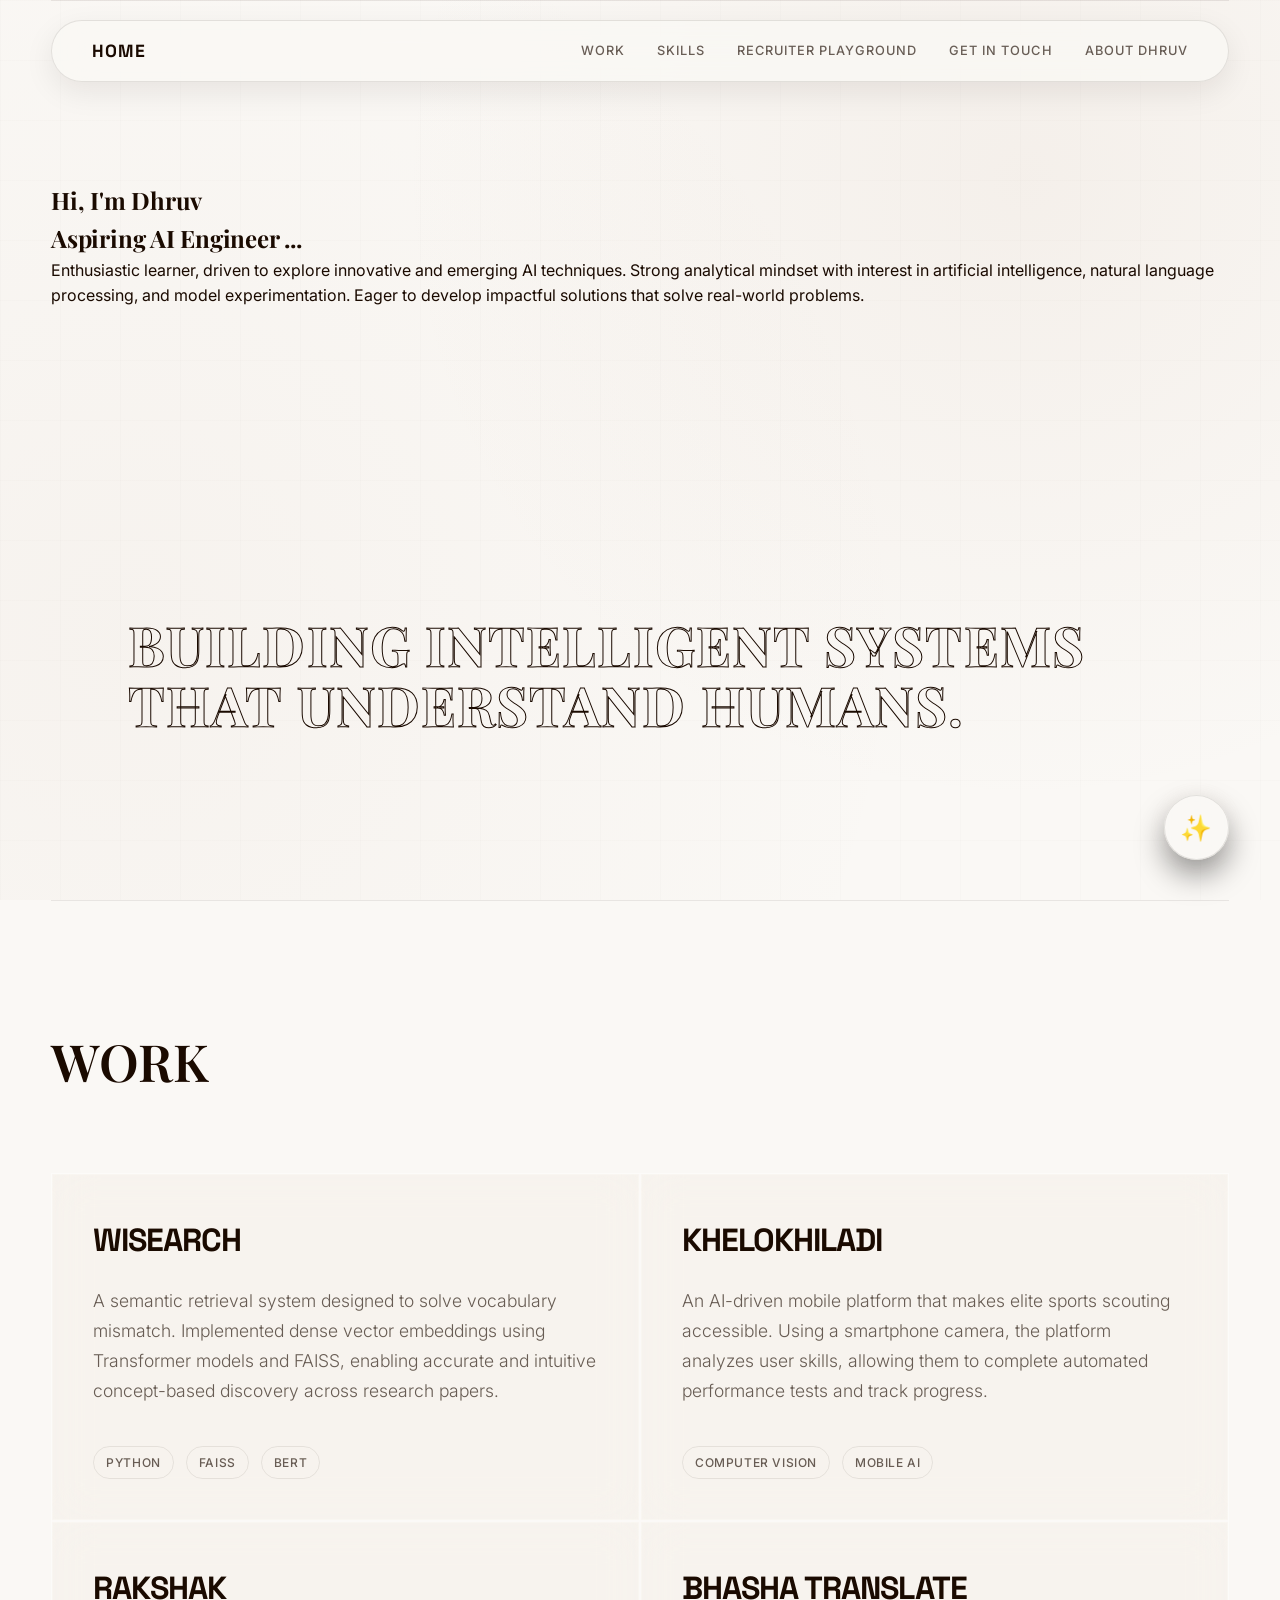
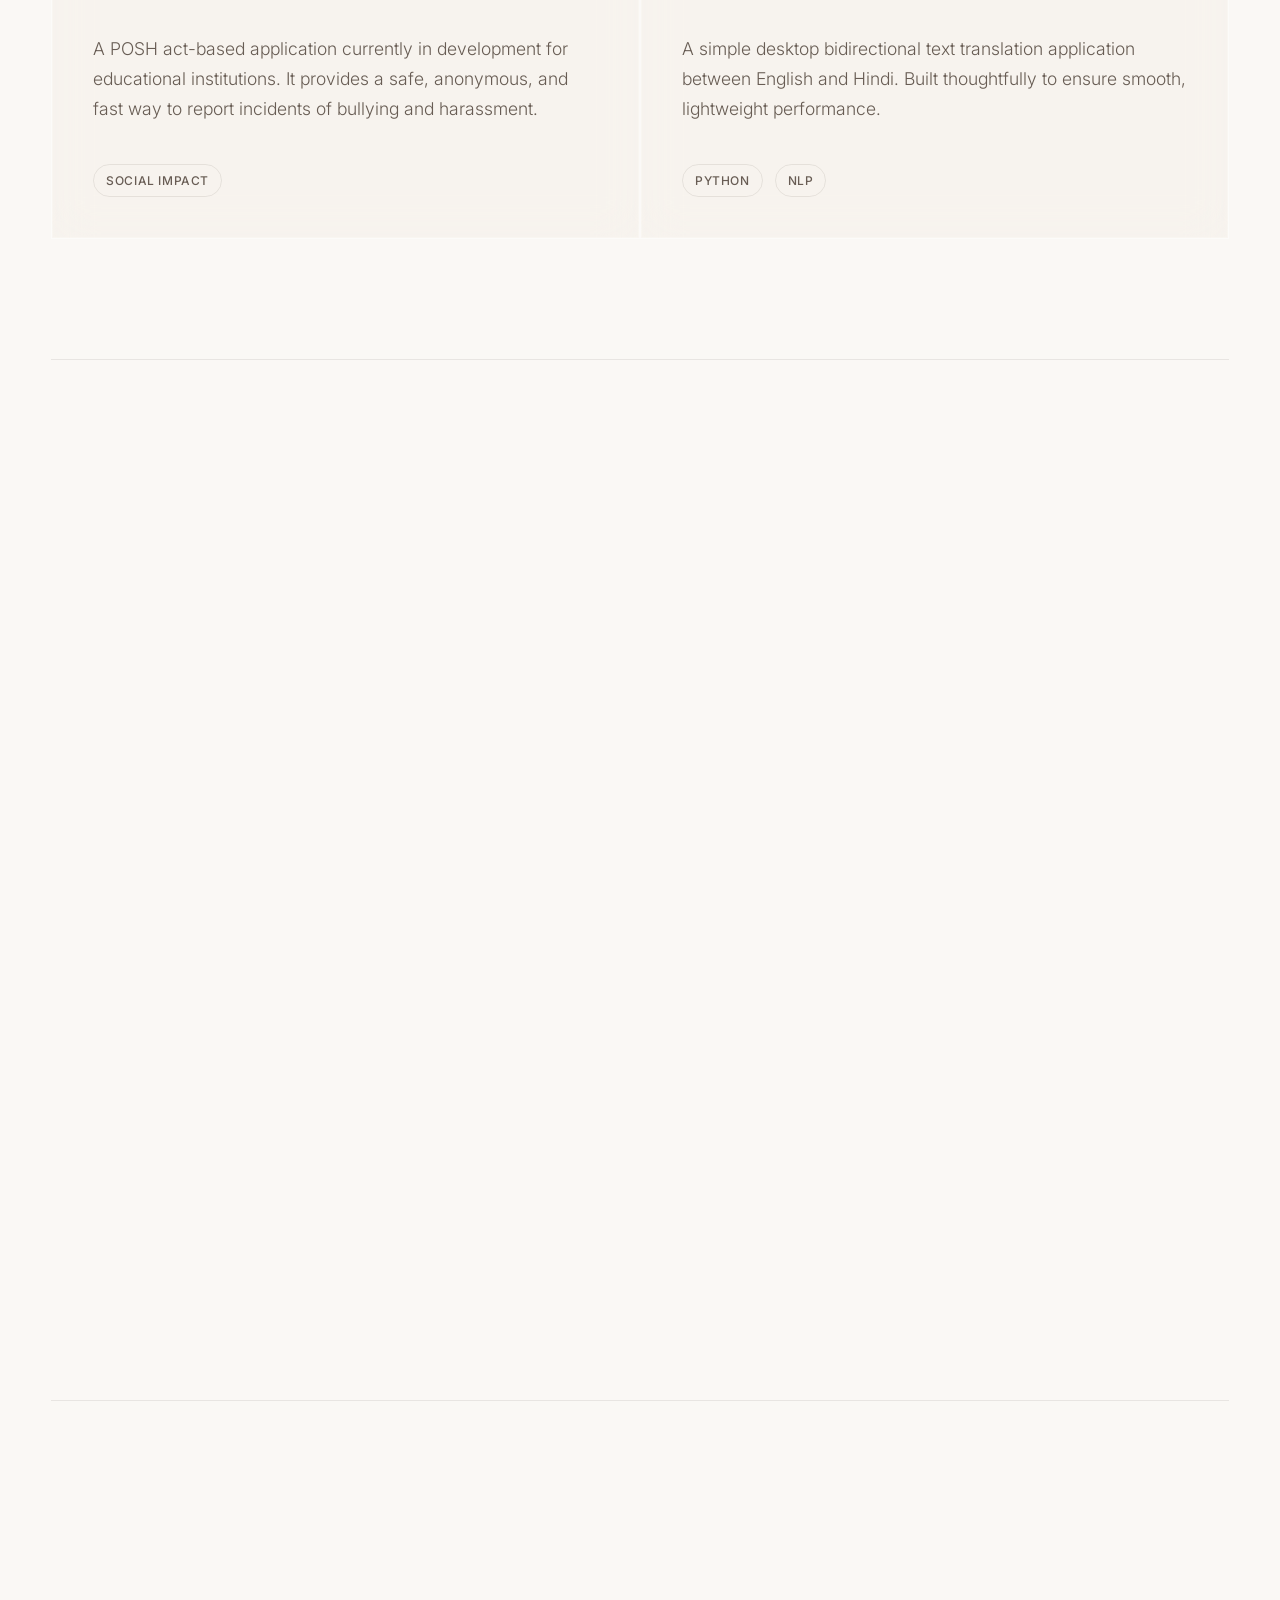
<file: DhruvPortfolio.html>
<!DOCTYPE html>
<html lang="en">
<head>
    <meta charset="UTF-8">
    <meta name="viewport" content="width=device-width, initial-scale=1.0">
    <title>Dhruv | Aspiring AI Engineer</title>
    <link rel="stylesheet" href="style.css">
</head>
<body>

    <nav>
        <a href="#home" class="nav-home">Home</a>
        <div class="nav-links">
            <a href="#work">Work</a>
            <a href="#skills">Skills</a>
            <a href="#playground">Recruiter Playground</a>
            <a href="#connect">Get in touch</a>
            <a href="about.html">About Dhruv</a>
        </div>
    </nav>

    <div class="container">
        
        <section class="hero" id="home">
            <div class="hero-content">
                <h1>Hi, I'm Dhruv <br><span class="hero-role">Aspiring AI Engineer <span class="dot">.</span><span class="dot">.</span><span class="dot">.</span></span></h1>
                <p class="hero-bio">
                    Enthusiastic learner, driven to explore innovative and emerging AI techniques. Strong analytical mindset with interest in artificial intelligence, natural language processing, and model experimentation. Eager to develop impactful solutions that solve real-world problems.
                </p>
            </div>

            <div class="hero-massive">
                <div class="massive-row">
                    <span class="massive-text">Building intelligent systems<br>that understand humans.</span>
                </div>
            </div>
        </section>

        <section id="work">
            <h2 class="section-header">Work</h2>
            <div class="work-grid">
                
                <div class="project-card" id="project-wisearch">
                    <h3>WiSearch</h3>
                    <p class="project-desc" data-original="A semantic retrieval system designed to solve vocabulary mismatch. Implemented dense vector embeddings using Transformer models and FAISS, enabling accurate and intuitive concept-based discovery across research papers.">
                        A semantic retrieval system designed to solve vocabulary mismatch. Implemented dense vector embeddings using Transformer models and FAISS, enabling accurate and intuitive concept-based discovery across research papers.
                    </p>
                    <div class="tags">
                        <span class="tag">Python</span><span class="tag">FAISS</span><span class="tag">BERT</span>
                    </div>
                </div>

                <div class="project-card" id="project-khelo">
                    <h3>KheloKhiladi</h3>
                    <p class="project-desc" data-original="An AI-driven mobile platform that makes elite sports scouting accessible. Using a smartphone camera, the platform analyzes user skills, allowing them to complete automated performance tests and track progress.">
                        An AI-driven mobile platform that makes elite sports scouting accessible. Using a smartphone camera, the platform analyzes user skills, allowing them to complete automated performance tests and track progress.
                    </p>
                    <div class="tags">
                        <span class="tag">Computer Vision</span><span class="tag">Mobile AI</span>
                    </div>
                </div>

                <div class="project-card">
                    <h3>Rakshak</h3>
                    <p class="project-desc">A POSH act-based application currently in development for educational institutions. It provides a safe, anonymous, and fast way to report incidents of bullying and harassment.</p>
                    <div class="tags"><span class="tag">Social Impact</span></div>
                </div>

                <div class="project-card">
                    <h3>Bhasha Translate</h3>
                    <p class="project-desc">A simple desktop bidirectional text translation application between English and Hindi. Built thoughtfully to ensure smooth, lightweight performance.</p>
                    <div class="tags"><span class="tag">Python</span><span class="tag">NLP</span></div>
                </div>

            </div>
        </section>

        <section id="skills">
            <h2 class="section-header">Skills</h2>
            <div>
                <div class="list-row">
                    <div class="list-label">Languages & Core</div>
                    <div class="list-content">Python, Prompt Engineering, Data Structures</div>
                </div>
                <div class="list-row">
                    <div class="list-label">Libraries & Frameworks</div>
                    <div class="list-content">NumPy, Pandas, FAISS, Sentence Transformers (BERT)</div>
                </div>
                <div class="list-row">
                    <div class="list-label">Tools</div>
                    <div class="list-content">VS Code, Google Colab, Kaggle, Git/GitHub</div>
                </div>
            </div>
        </section>

        <section id="education">
            <div class="edu-cert-container">
                
                <div class="edu-cert-column">
                    <h2 class="section-header" style="margin-bottom: 40px;">Education</h2>
                    <div class="modern-timeline">
                        <div class="mt-item">
                            <div class="mt-title">B.Tech. Computer Science Engineering</div>
                            <div class="mt-subtitle">Currently Pursuing, 3rd Year | Year of Passing : 2027 |<br>Cumulative SGPA : 8.32 (Till 5th Sem)</div>
                            <div class="mt-institution">Manav Rachna University, Faridabad</div>
                        </div>
                        <div class="mt-item">
                            <div class="mt-title">Class XII</div>
                            <div class="mt-subtitle">Year of Passing : 2022 | Percentage : 91 %</div>
                            <div class="mt-institution">Delhi Public School Refinery Panipat</div>
                        </div>
                        <div class="mt-item">
                            <div class="mt-title">Class X</div>
                            <div class="mt-subtitle">Year of Passing : 2020 | Percentage : 90.8 %</div>
                            <div class="mt-institution">Delhi Public School Refinery Panipat</div>
                        </div>
                    </div>
                </div>

                <div class="edu-cert-column">
                    <h2 class="section-header" style="margin-bottom: 40px;">Training & Certifications</h2>
                    <div class="modern-timeline">
                        <div class="mt-item">
                            <div class="mt-title">Salesforce AI with Agentforce Champion Program</div>
                            <div class="mt-subtitle">Salesforce (Trailhead)</div>
                        </div>
                        <div class="mt-item">
                            <div class="mt-title">Prompt Engineering with LangChain</div>
                            <div class="mt-subtitle">LinkedIn Learning</div>
                        </div>
                        <div class="mt-item">
                            <div class="mt-title">Artificial Intelligence Foundations</div>
                            <div class="mt-subtitle">LinkedIn Learning</div>
                        </div>
                    </div>
                </div>

            </div>
        </section>

        <section id="playground">
            <h2 class="section-header">Recruiter Playground</h2>
            <div class="playground-area">
                <textarea id="jdInput" placeholder="Paste a Job Description here to see how my profile matches the role..."></textarea>
                <button class="hero-btn" id="analyzeBtn" onclick="analyzeFit()" style="margin: 0; background: transparent;">✨ Analyze Alignment</button>
                
                <div id="matchResult" class="match-result">
                    <div style="margin-bottom: 10px; font-weight: 500; text-transform: uppercase; font-size: 0.85rem;">System Output</div>
                    <div id="matchContent" style="font-size: 1.1rem; font-weight: 300; white-space: pre-wrap;"></div>
                </div>
            </div>
        </section>

        <section id="connect" class="connect-section">
            <div class="connect-heading">LET'S BUILD SOMETHING.</div>
            <br>
            <div class="connect-sub">Whether it's an internship, a collaboration, or just a curious conversation<br>about AI — I'm always open.</div>
            
            <div class="email-display" id="emailToCopy">dhruvlohchab22@gmail.com</div>
            <button class="hero-btn" id="copyBtn" onclick="copyEmail()" style="background: transparent;">COPY EMAIL ADDRESS</button>

            <div class="social-footer">
                <a href="https://www.linkedin.com/in/dhruv-lohchab" target="_blank">LinkedIn</a>
                <a href="https://github.com/DaveDanes" target="_blank">GitHub</a>
            </div>
        </section>

    </div>

    <button class="floating-chat-btn" onclick="toggleChat()">✨</button>
    <div class="chat-window" id="chatWindow">
        <div class="chat-header">
            <span>System Agent</span>
            <span onclick="toggleChat()" style="cursor:pointer;">[ CLOSE ]</span>
        </div>
        <div class="chat-messages" id="chatMessages">
            <div class="message bot">System active. Ask me about Dhruv's skills, background, or projects.</div>
            <div class="message bot typing" id="typingIndicator" style="display: none;">Processing...</div>
        </div>
        <div class="chat-input-area">
            <input type="text" id="chatInput" placeholder="Query agent..." onkeypress="if(event.key==='Enter') sendMessage()">
            <span onclick="sendMessage()" style="cursor:pointer; font-weight: bold;">[ SEND ]</span>
        </div>
    </div>

    <script src="script.js"></script>
</body>
</html>
</file>
<file: style.css>
/* 
 * Dhruv's Portfolio - Premium Editorial UI Design System
 * Blending Bold Print Typography (Russell Brand) with Storytelling Simplicity (Gloria Lo)
 */

@import url('https://fonts.googleapis.com/css2?family=Inter:wght@300;400;500;600;700&family=Playfair+Display:ital,wght@0,400;0,600;0,700;1,400&family=Space+Grotesk:wght@500;600;700;900&display=swap');

:root {
    --bg-base: #1a0a00;
    --text-main: #fefefe;
    --text-muted: rgba(254, 254, 254, 0.65);
    --accent: #ebdcd0;
    /* Warm Cream Beige Accent */
    --accent-rgb: 235, 220, 208;
    --glass-bg: rgba(25, 12, 5, 0.45);
    --glass-border: rgba(235, 220, 208, 0.12);
    --border-light: rgba(255, 255, 255, 0.08);
    --shadow-color: rgba(0, 0, 0, 0.45);
}

body.light-mode {
    --bg-base: #faf8f5; /* Warm light paper background */
    --text-main: #1a0a00; /* Deep chocolate brown */
    --text-muted: rgba(26, 10, 0, 0.65); /* Muted brown */
    --accent: #2b1b10; /* Dark chocolate accent for readability on light mode */
    --accent-rgb: 43, 27, 16;
    --glass-bg: rgba(26, 10, 0, 0.03);
    --glass-border: rgba(26, 10, 0, 0.1);
    --border-light: rgba(26, 10, 0, 0.08);
    --shadow-color: rgba(26, 10, 0, 0.15);
}

/* --- Base & Reset --- */
* {
    margin: 0;
    padding: 0;
    box-sizing: border-box;
    scroll-behavior: smooth;
}

body {
    font-family: 'Inter', sans-serif;
    color: var(--text-main);
    background-color: var(--bg-base);
    /* Layered rich background: Gradients, Engineering Grid, and Tactile Noise */
    background-image:
        radial-gradient(circle at 80% 20%, rgba(235, 220, 208, 0.06) 0%, transparent 50%),
        radial-gradient(circle at 10% 70%, rgba(235, 220, 208, 0.04) 0%, transparent 60%),
        linear-gradient(rgba(255, 255, 255, 0.012) 1px, transparent 1px),
        linear-gradient(90deg, rgba(255, 255, 255, 0.012) 1px, transparent 1px),
        url("[data-uri]");
    background-size: 100% 100%, 100% 100%, 60px 60px, 60px 60px, auto;
    background-attachment: fixed;
    -webkit-font-smoothing: antialiased;
    overflow-x: hidden;
    line-height: 1.6;
    transition: background-color 0.4s ease, color 0.4s ease;
}

body.light-mode {
    background-image:
        radial-gradient(circle at 80% 20%, rgba(180, 140, 110, 0.08) 0%, transparent 50%),
        radial-gradient(circle at 10% 70%, rgba(180, 140, 110, 0.05) 0%, transparent 60%),
        linear-gradient(rgba(26, 10, 0, 0.01) 1px, transparent 1px),
        linear-gradient(90deg, rgba(26, 10, 0, 0.01) 1px, transparent 1px),
        url("[data-uri]");
}

h1,
h2,
h3,
.section-header,
.story-title,
.massive-text {
    font-family: 'Playfair Display', serif;
    letter-spacing: -0.01em;
}

.container {
    max-width: 1400px;
    margin: 0 auto;
    padding: 0 4vw;
}

/* --- Floating Navigation Bar --- */
nav {
    position: fixed;
    top: 20px;
    left: 4vw;
    right: 4vw;
    padding: 1rem 2.5rem;
    display: flex;
    justify-content: space-between;
    align-items: center;
    z-index: 1000;
    background: rgba(26, 10, 0, 0.65);
    backdrop-filter: blur(20px);
    -webkit-backdrop-filter: blur(20px);
    border: 1px solid var(--glass-border);
    border-radius: 100px;
    box-shadow: 0 10px 30px rgba(0, 0, 0, 0.5);
    animation: fadeInDown 0.8s cubic-bezier(0.16, 1, 0.3, 1) both;
}

.nav-home {
    font-family: 'Space Grotesk', sans-serif;
    font-weight: 700;
    font-size: 1.1rem;
    color: var(--text-main);
    text-decoration: none;
    text-transform: uppercase;
    letter-spacing: 0.05em;
    position: relative;
    overflow: hidden;
}

.nav-home::after {
    content: '';
    position: absolute;
    bottom: -2px;
    left: 0;
    width: 100%;
    height: 1px;
    background: var(--accent);
    transform: scaleX(0);
    transform-origin: right;
    transition: transform 0.4s ease;
}

.nav-home:hover::after {
    transform: scaleX(1);
    transform-origin: left;
}

.nav-links {
    display: flex;
    gap: 2rem;
    align-items: center;
}

.nav-links a {
    color: var(--text-muted);
    text-decoration: none;
    font-size: 0.8rem;
    text-transform: uppercase;
    letter-spacing: 0.08em;
    font-weight: 500;
    transition: color 0.3s ease, transform 0.3s ease;
}

.nav-links a:hover {
    color: var(--text-main);
}.theme-toggle {
    background: transparent;
    border: none;
    cursor: pointer;
    color: var(--text-muted);
    display: flex;
    align-items: center;
    justify-content: center;
    padding: 6px;
    border-radius: 50%;
    transition: color 0.3s ease, background-color 0.3s ease, transform 0.3s ease;
}

.theme-toggle:hover {
    color: var(--text-main);
    background-color: var(--border-light);
    transform: scale(1.1);
}

.theme-emoji {
    font-size: 1.25rem;
    font-family: inherit;
    line-height: 1;
    display: inline-block;
    color: initial !important;
    filter: none !important;
    opacity: 1 !important;
    font-style: normal;
    text-shadow: none !important;
    transition: transform 0.2s ease;
}

.theme-toggle:hover .theme-emoji {
    transform: scale(1.1);
}

.theme-toggle:active .theme-emoji {
    transform: scale(0.9);
}
/* --- Hero Section --- */
.hero {
    min-height: 100vh;
    display: flex;
    flex-direction: column;
    justify-content: space-between;
    padding-top: 20vh;
    /* 20% top gap from viewport */
    position: relative;
}

.hero-grid-split {
    display: grid;
    grid-template-columns: 1fr 1.4fr;
    gap: 5vw;
    width: 80vw;
    /* Strict 80% width, leaving exactly 10% gap on each side */
    max-width: 1600px;
    margin: 0 auto;
    align-items: stretch;
    /* Stretch left column to match photo height */
    animation: fadeIn 1.2s cubic-bezier(0.16, 1, 0.3, 1) both;
}

.hero-left-col {
    display: flex;
    flex-direction: column;
    padding-bottom: 10px;
}

.hero-name-editorial {
    font-family: 'Space Grotesk', sans-serif;
    font-weight: 900;
    font-size: clamp(5rem, 8vw, 8.5rem);
    /* Increased size */
    text-transform: uppercase;
    color: var(--text-main);
    line-height: 0.85;
    letter-spacing: -0.04em;
    margin-top: auto;
    margin-bottom: auto;
    animation: fadeInUp 1s cubic-bezier(0.16, 1, 0.3, 1) both;
}

.hero-bio-editorial {
    font-size: 1.2rem;
    font-weight: 300;
    color: var(--text-muted);
    line-height: 1.8;
    animation: fadeInUp 1.2s cubic-bezier(0.16, 1, 0.3, 1) 0.2s both;
}

.hero-right-col {
    display: flex;
    justify-content: center;
    align-items: center;
    animation: fadeIn 1.2s cubic-bezier(0.16, 1, 0.3, 1) 0.1s both;
}

/* Elegant Portrait Frame - Full size uncropped style */
.portrait-frame-editorial {
    width: 100%;
    height: auto;
    /* Display full size, no landscape crop */
    border-radius: 0;
    /* Straight edges like Russell Brand's */
    overflow: hidden;
    position: relative;
    border: 1px solid var(--glass-border);
    background: var(--glass-bg);
    box-shadow:
        0 35px 70px rgba(0, 0, 0, 0.65),
        0 0 50px rgba(235, 220, 208, 0.07);
    transition: transform 0.6s cubic-bezier(0.16, 1, 0.3, 1);
}

.portrait-frame-editorial::after {
    content: '';
    position: absolute;
    inset: 0;
    border-radius: 0;
    border: 1px solid rgba(255, 255, 255, 0.05);
    pointer-events: none;
    z-index: 3;
}

.hero-portrait-editorial {
    width: 100%;
    height: auto;
    /* Scale height proportionally to display full image */
    display: block;
    image-rendering: auto;
    /* Smooth photographic scaling */
    transition: transform 0.6s cubic-bezier(0.16, 1, 0.3, 1);
}

.portrait-frame-editorial:hover .hero-portrait-editorial {
    transform: scale(1.02) rotate(0.3deg);
}



/* Massive Footer Heading */
.hero-massive {
    width: 80vw;
    max-width: 1600px;
    margin: 80px auto 5vh auto; /* Centered, matching hero-grid-split layout */
    padding-top: 30px;
}

.massive-row {
    width: 100%;
    overflow: hidden;
}

.massive-text {
    font-size: clamp(2rem, 4.3vw, 4.5rem); /* Decreased font size to prevent overflow */
    font-weight: 700;
    text-transform: uppercase;
    line-height: 1.1;
    color: transparent;
    -webkit-text-stroke: 1px #ffffff;
    /* White outline by default */
    display: block;
    white-space: nowrap;
    letter-spacing: 0.02em;
    transition: color 0.4s ease, -webkit-text-stroke 0.4s ease;
}

.hero-massive:hover .massive-text {
    -webkit-text-stroke: 1px #ffffff;
    /* Keep white outline */
    color: #ffffff;
    /* Transition to solid white fill */
}

/* --- Premium Buttons --- */
.hero-btn {
    display: inline-flex;
    align-items: center;
    justify-content: center;
    padding: 14px 36px;
    border: 1px solid var(--accent);
    border-radius: 100px;
    color: var(--text-main);
    text-decoration: none;
    font-size: 0.85rem;
    text-transform: uppercase;
    letter-spacing: 0.08em;
    font-weight: 600;
    transition: all 0.4s cubic-bezier(0.16, 1, 0.3, 1);
    backdrop-filter: blur(10px);
    background: rgba(235, 220, 208, 0.03);
}

.hero-btn:hover {
    background: var(--accent);
    color: #000;
    box-shadow: 0 10px 25px rgba(235, 220, 208, 0.2);
    transform: translateY(-2px);
}

/* --- Sections Configuration --- */
section {
    padding: 120px 0;
    border-top: 1px solid var(--border-light);
}

.section-header {
    margin-bottom: 70px;
    font-size: clamp(2.2rem, 4vw, 3.2rem);
    font-weight: 600;
    text-transform: uppercase;
    letter-spacing: -0.01em;
    position: relative;
    display: inline-block;
}



/* --- Work (Bento Grid) --- */
.work-grid {
    display: grid;
    grid-template-columns: repeat(2, 1fr);
    gap: 2px;
    background: rgba(255, 255, 255, 0.15);
    border: 1px solid rgba(255, 255, 255, 0.25);
}

.project-card {
    background: rgba(222, 200, 175, 0.12);
    backdrop-filter: blur(20px);
    -webkit-backdrop-filter: blur(20px);
    border: 1px solid rgba(255, 255, 255, 0.2);
    border-radius: 0;
    padding: 40px;
    display: flex;
    flex-direction: column;
    transition: all 0.4s cubic-bezier(0.16, 1, 0.3, 1);
    position: relative;
    overflow: hidden;
    color: var(--text-main);
}

.project-card::before {
    content: '';
    position: absolute;
    top: 0;
    left: 0;
    width: 100%;
    height: 100%;
    background: linear-gradient(135deg, rgba(var(--accent-rgb), 0.06) 0%, transparent 100%);
    opacity: 0;
    transition: opacity 0.4s ease;
}

.project-card:hover {
    transform: translateY(-4px);
    box-shadow: 0 20px 40px var(--shadow-color);
}

.project-card:hover::before {
    opacity: 1;
}

.project-card.large-card {
    grid-column: span 2;
}

.project-details-list {
    margin-bottom: 30px;
    display: flex;
    flex-direction: column;
    gap: 16px;
    z-index: 1;
    text-align: left;
}

.detail-item {
    font-size: 0.98rem;
    font-weight: 300;
    color: var(--text-muted);
    line-height: 1.6;
    border-left: 2px solid var(--border-light);
    padding-left: 20px;
    transition: border-color 0.3s ease;
}

.project-card:hover .detail-item {
    border-left-color: var(--accent);
}

.detail-item strong {
    color: var(--text-main);
    font-weight: 500;
    display: inline-block;
    margin-bottom: 2px;
}

.project-card h3 {
    font-family: 'Space Grotesk', sans-serif;
    font-weight: 700;
    font-size: 2rem;
    margin-bottom: 20px;
    text-transform: uppercase;
    letter-spacing: -0.03em;
    color: var(--text-main);
    z-index: 1;
}

.project-card p {
    font-size: 1.1rem;
    font-weight: 300;
    color: var(--text-muted);
    margin-bottom: 40px;
    flex-grow: 1;
    line-height: 1.7;
    z-index: 1;
}

.tags {
    display: flex;
    gap: 12px;
    flex-wrap: wrap;
    z-index: 1;
}

.tag {
    font-size: 0.75rem;
    padding: 6px 12px;
    border: 1px solid var(--border-light);
    border-radius: 100px;
    text-transform: uppercase;
    font-family: 'Inter', sans-serif;
    font-weight: 500;
    letter-spacing: 0.05em;
    color: var(--text-muted);
    transition: all 0.3s ease;
    background: transparent;
}

.project-card:hover .tag {
    border-color: var(--glass-border);
    color: var(--text-main);
}

.project-card-footer {
    display: flex;
    justify-content: space-between;
    align-items: center;
    margin-top: auto;
    flex-wrap: wrap;
    gap: 20px;
    padding-top: 24px;
    border-top: 1px solid var(--border-light);
    z-index: 1;
}

.learn-more {
    font-family: 'Space Grotesk', sans-serif;
    font-size: 0.85rem;
    font-weight: 700;
    text-transform: uppercase;
    letter-spacing: 0.08em;
    color: var(--accent);
    text-decoration: none;
    display: inline-flex;
    align-items: center;
    transition: all 0.3s ease;
    border-bottom: 1px solid transparent;
    padding-bottom: 2px;
}

.learn-more::after {
    content: ' →';
    display: inline-block;
    transition: transform 0.3s cubic-bezier(0.16, 1, 0.3, 1);
}

.learn-more:hover {
    color: var(--text-main);
    border-bottom-color: var(--accent);
}

.learn-more:hover::after {
    transform: translateX(5px);
}

/* --- Project Detail Pages (Premium Editorial UI) --- */
.detail-section {
    max-width: 850px;
    margin: 0 auto;
    padding: 180px 4vw 100px 4vw;
    animation: fadeInUp 0.8s cubic-bezier(0.16, 1, 0.3, 1) both;
}

.detail-section h1 {
    font-size: clamp(2.8rem, 5vw, 4.5rem);
    font-weight: 700;
    line-height: 1.1;
    margin-bottom: 24px;
    color: var(--text-main);
    letter-spacing: -0.02em;
    border-bottom: 1px solid var(--border-light);
    padding-bottom: 24px;
}

.detail-section .overview {
    font-size: 1.25rem;
    font-weight: 300;
    color: var(--text-muted);
    line-height: 1.8;
    margin-bottom: 50px;
}

.detail-section h2 {
    font-family: 'Space Grotesk', sans-serif;
    font-size: 1.2rem;
    font-weight: 700;
    text-transform: uppercase;
    letter-spacing: 0.08em;
    color: var(--accent);
    margin-top: 50px;
    margin-bottom: 24px;
    border-bottom: 1px solid var(--border-light);
    padding-bottom: 10px;
}

.detail-section p {
    font-size: 1.1rem;
    font-weight: 300;
    color: var(--text-muted);
    line-height: 1.85;
    margin-bottom: 30px;
}

.detail-section .contributions {
    list-style: none;
    padding-left: 0;
    display: flex;
    flex-direction: column;
    gap: 18px;
    margin-bottom: 40px;
}

.detail-section .contributions li {
    font-size: 1.05rem;
    font-weight: 300;
    color: var(--text-muted);
    line-height: 1.7;
    position: relative;
    padding-left: 28px;
}

.detail-section .contributions li::before {
    content: "—";
    position: absolute;
    left: 0;
    color: var(--accent);
    font-weight: 700;
}

.detail-section a {
    color: var(--accent);
    text-decoration: none;
    border-bottom: 1px solid rgba(var(--accent-rgb), 0.3);
    transition: all 0.3s ease;
}

.detail-section a:hover {
    color: var(--text-main);
    border-bottom-color: var(--accent);
}

.detail-section .button {
    display: inline-flex;
    align-items: center;
    justify-content: center;
    padding: 14px 36px;
    border: 1px solid var(--accent);
    border-radius: 100px;
    color: var(--text-main);
    text-decoration: none;
    font-size: 0.85rem;
    text-transform: uppercase;
    letter-spacing: 0.08em;
    font-weight: 600;
    transition: all 0.4s cubic-bezier(0.16, 1, 0.3, 1);
    backdrop-filter: blur(10px);
    background: rgba(235, 220, 208, 0.03);
    margin-top: 40px;
    border-bottom: 1px solid var(--accent); /* Override generic link border-bottom */
}

.detail-section .button:hover {
    background: var(--accent);
    color: #000;
    box-shadow: 0 10px 25px rgba(235, 220, 208, 0.2);
    transform: translateY(-2px);
}


/* --- Skills List --- */
.list-row {
    display: grid;
    grid-template-columns: 0.8fr 1.2fr;
    border-bottom: 1px solid var(--border-light);
    padding: 40px 0;
    align-items: center;
    transition: border-color 0.3s ease;
}

.list-row:hover {
    border-color: rgba(235, 220, 208, 0.3);
}

.list-label {
    font-family: 'Space Grotesk', sans-serif;
    font-weight: 700;
    font-size: 1.3rem;
    text-transform: uppercase;
    letter-spacing: 0.02em;
    color: var(--text-main);
    transition: color 0.3s ease;
}

.list-row:hover .list-label {
    color: var(--accent);
}

.list-content {
    font-weight: 300;
    font-size: 1.15rem;
    color: var(--text-muted);
    line-height: 1.8;
}

/* --- About Me Storytelling --- */
.about-section {
    position: relative;
}

.about-grid {
    display: grid;
    grid-template-columns: 1.15fr 0.85fr;
    gap: 5rem;
    align-items: start;
}

.about-story {
    display: flex;
    flex-direction: column;
    gap: 1.8rem;
}

.story-title {
    font-size: 2.4rem;
    font-weight: 600;
    margin-bottom: 0.5rem;
    color: var(--text-main);
    line-height: 1.2;
}

.story-paragraph {
    font-size: 1.15rem;
    font-weight: 300;
    color: var(--text-muted);
    line-height: 1.8;
}

/* Dropcap decoration on the first letter of story */
.story-paragraph:first-of-type::first-letter {
    font-family: 'Playfair Display', serif;
    font-size: 4rem;
    font-weight: 700;
    float: left;
    margin-right: 12px;
    line-height: 0.85;
    color: var(--accent);
}

.about-cta {
    margin-top: 1rem;
}

/* Staggered Masonry Gallery */
.about-gallery {
    display: flex;
    gap: 25px;
}

.gallery-col {
    flex: 1;
    display: flex;
    flex-direction: column;
    gap: 25px;
}

.gallery-col:nth-child(2) {
    margin-top: 45px;
}

.gallery-image {
    width: 100%;
    border-radius: 16px;
    object-fit: cover;
    border: 1px solid var(--border-light);
    box-shadow: 0 15px 35px rgba(0, 0, 0, 0.4);
    transition: all 0.5s cubic-bezier(0.16, 1, 0.3, 1);
}

.gallery-image:hover {
    transform: translateY(-8px) scale(1.02);
    border-color: var(--glass-border);
    box-shadow:
        0 25px 45px rgba(0, 0, 0, 0.5),
        0 0 30px rgba(235, 220, 208, 0.05);
}

.gallery-image.img-1 {
    height: 260px;
}

.gallery-image.img-2 {
    height: 200px;
}

.gallery-image.img-3 {
    height: 410px;
}

/* --- Recruiter Playground --- */
.playground-area {
    background: var(--glass-bg);
    backdrop-filter: blur(25px);
    -webkit-backdrop-filter: blur(25px);
    border: 1px solid var(--glass-border);
    border-radius: 20px;
    padding: 50px;
    box-shadow: 0 30px 60px rgba(0, 0, 0, 0.4);
}

textarea {
    width: 100%;
    background: transparent;
    border: none;
    border-bottom: 1px solid rgba(255, 255, 255, 0.15);
    color: var(--text-main);
    font-family: inherit;
    font-size: 1.25rem;
    padding: 20px 0;
    resize: vertical;
    min-height: 120px;
    outline: none;
    margin-bottom: 40px;
    font-weight: 300;
    transition: border-color 0.3s ease;
}

textarea:focus {
    border-bottom-color: var(--accent);
}

textarea::placeholder {
    color: var(--text-muted);
    opacity: 0.6;
}

.match-result {
    margin-top: 40px;
    padding-top: 40px;
    border-top: 1px solid var(--border-light);
    display: none;
}

/* --- Connect Footer --- */
.connect-section {
    padding: 15vh 0;
    text-align: center;
    display: flex;
    flex-direction: column;
    align-items: center;
}

.connect-heading {
    font-size: clamp(3.2rem, 5.5vw, 6.2rem);
    font-weight: 900;
    text-transform: uppercase;
    letter-spacing: -0.03em;
    line-height: 1;
    color: var(--text-main);
}

.connect-sub {
    font-size: 1.15rem;
    color: var(--text-muted);
    max-width: 600px;
    margin-bottom: 70px;
    line-height: 1.8;
}

.email-display {
    font-family: 'Space Grotesk', sans-serif;
    font-size: clamp(1.8rem, 3.5vw, 3.2rem);
    font-weight: 700;
    letter-spacing: -0.01em;
    margin-bottom: 30px;
    border-bottom: 2px solid rgba(235, 220, 208, 0.25);
    padding-bottom: 10px;
    transition: border-color 0.4s ease;
    color: var(--text-main);
}

.email-display:hover {
    border-bottom-color: var(--accent);
}

.social-footer {
    margin-top: 80px;
    display: flex;
    gap: 50px;
}

.social-footer a {
    color: var(--text-muted);
    text-decoration: none;
    text-transform: uppercase;
    font-family: 'Space Grotesk', sans-serif;
    font-size: 0.95rem;
    font-weight: 600;
    letter-spacing: 0.08em;
    border-bottom: 1px solid transparent;
    transition: all 0.3s ease;
}

.social-footer a:hover {
    color: var(--accent);
    border-color: var(--accent);
}

/* --- Interactive Chat Bot --- */
.floating-chat-btn {
    position: fixed;
    bottom: 40px;
    right: 4vw;
    width: 65px;
    height: 65px;
    border-radius: 50%;
    background: rgba(26, 10, 0, 0.7);
    backdrop-filter: blur(15px);
    -webkit-backdrop-filter: blur(15px);
    border: 1px solid var(--glass-border);
    color: white;
    font-size: 1.6rem;
    display: flex;
    justify-content: center;
    align-items: center;
    cursor: pointer;
    z-index: 1000;
    box-shadow:
        0 15px 30px rgba(0, 0, 0, 0.4),
        0 0 20px rgba(235, 220, 208, 0.1);
    transition: all 0.3s cubic-bezier(0.16, 1, 0.3, 1);
}

.floating-chat-btn:hover {
    transform: scale(1.08) translateY(-3px);
    background: var(--accent);
    color: #000;
    box-shadow: 0 20px 40px rgba(235, 220, 208, 0.25);
}

.chat-window {
    position: fixed;
    bottom: 125px;
    right: 4vw;
    width: 410px;
    height: 520px;
    background: rgba(18, 7, 0, 0.85);
    backdrop-filter: blur(25px);
    -webkit-backdrop-filter: blur(25px);
    border: 1px solid var(--glass-border);
    border-radius: 20px;
    display: flex;
    flex-direction: column;
    z-index: 1000;
    opacity: 0;
    pointer-events: none;
    transform: translateY(20px) scale(0.95);
    transition: all 0.4s cubic-bezier(0.16, 1, 0.3, 1);
    box-shadow: 0 30px 60px rgba(0, 0, 0, 0.6);
}

.chat-window.open {
    opacity: 1;
    pointer-events: all;
    transform: translateY(0) scale(1);
}

.chat-header {
    padding: 24px;
    border-bottom: 1px solid var(--border-light);
    display: flex;
    justify-content: space-between;
    text-transform: uppercase;
    font-family: 'Space Grotesk', sans-serif;
    font-weight: 700;
    font-size: 0.85rem;
    letter-spacing: 0.08em;
}

.chat-messages {
    flex-grow: 1;
    padding: 24px;
    overflow-y: auto;
    display: flex;
    flex-direction: column;
    gap: 20px;
}

.message {
    max-width: 80%;
    padding: 14px 20px;
    font-size: 0.95rem;
    font-weight: 300;
    line-height: 1.6;
    border-radius: 14px;
}

.message.bot {
    background: rgba(255, 255, 255, 0.04);
    color: var(--text-main);
    align-self: flex-start;
    border-bottom-left-radius: 2px;
    border: 1px solid rgba(255, 255, 255, 0.03);
}

.message.user {
    background: var(--accent);
    color: #000;
    font-weight: 500;
    align-self: flex-end;
    border-bottom-right-radius: 2px;
    box-shadow: 0 4px 15px rgba(235, 220, 208, 0.15);
}

.chat-input-area {
    padding: 24px;
    border-top: 1px solid var(--border-light);
    display: flex;
    gap: 15px;
    align-items: center;
}

.chat-input-area input {
    flex-grow: 1;
    background: transparent;
    border: none;
    color: white;
    font-family: inherit;
    font-size: 0.95rem;
    outline: none;
    border-bottom: 1px solid transparent;
    transition: border-bottom-color 0.2s ease;
}

.chat-input-area input:focus {
    border-bottom-color: var(--accent);
}

.chat-input-area span {
    font-family: 'Space Grotesk', sans-serif;
    font-size: 0.8rem;
    font-weight: 700;
    letter-spacing: 0.05em;
    color: var(--accent);
}

/* --- Animations --- */
@keyframes fadeInUp {
    from {
        opacity: 0;
        transform: translateY(30px);
    }

    to {
        opacity: 1;
        transform: translateY(0);
    }
}

@keyframes fadeInDown {
    from {
        opacity: 0;
        transform: translateY(-20px);
    }

    to {
        opacity: 1;
        transform: translateY(0);
    }
}

@keyframes fadeIn {
    from {
        opacity: 0;
    }

    to {
        opacity: 1;
    }
}

/* --- Light Mode Component Overrides --- */
body.light-mode nav {
    background: rgba(250, 248, 245, 0.75);
    box-shadow: 0 10px 30px rgba(26, 10, 0, 0.08);
}

body.light-mode .massive-text {
    -webkit-text-stroke: 1px #1a0a00;
    color: transparent;
}

body.light-mode .hero-massive:hover .massive-text {
    color: #1a0a00;
    -webkit-text-stroke: 1px #1a0a00;
}

body.light-mode .floating-chat-btn {
    background: rgba(250, 248, 245, 0.85);
    color: #1a0a00;
}

body.light-mode .chat-window {
    background: rgba(250, 248, 245, 0.92);
}

body.light-mode .chat-input-area input {
    color: #1a0a00;
}

body.light-mode .message.bot {
    background: rgba(26, 10, 0, 0.04);
    border-color: rgba(26, 10, 0, 0.06);
}

body.light-mode textarea {
    border-bottom-color: rgba(26, 10, 0, 0.15);
}

/* --- About Page (Gloria Lo Inspired) --- */
.about-hero {
    min-height: 60vh;
    display: flex;
    flex-direction: column;
    justify-content: center;
    align-items: center;
    text-align: center;
    padding-top: 18vh;
    padding-bottom: 6vh;
    animation: fadeIn 1s ease both;
}

.about-hero .greeting {
    font-family: 'Playfair Display', serif;
    font-size: clamp(2.8rem, 5vw, 4.5rem);
    font-weight: 700;
    color: var(--text-main);
    line-height: 1.2;
    margin-bottom: 1.5rem;
    letter-spacing: -0.02em;
}

.about-hero .greeting em {
    font-style: italic;
    color: var(--accent);
}

.about-hero .tagline {
    font-size: 1.25rem;
    font-weight: 300;
    color: var(--text-muted);
    max-width: 620px;
    line-height: 1.8;
}

/* Profile Grid: Image + Story */
.about-profile-grid {
    display: grid;
    grid-template-columns: 1fr 1.3fr;
    gap: 5rem;
    align-items: start;
    padding: 80px 0;
    animation: fadeInUp 0.8s ease both;
}

.about-portrait-wrap {
    position: relative;
}

.about-portrait-wrap img {
    width: 100%;
    border-radius: 0;
    border: 1px solid var(--glass-border);
    box-shadow: 0 30px 60px rgba(0, 0, 0, 0.5);
    display: block;
}

.about-narrative {
    display: flex;
    flex-direction: column;
    gap: 1.6rem;
}

.about-narrative h2 {
    font-family: 'Space Grotesk', sans-serif;
    font-size: 1.4rem;
    font-weight: 700;
    text-transform: uppercase;
    letter-spacing: 0.06em;
    color: var(--accent);
    margin-bottom: 0.5rem;
}

.about-narrative p {
    font-size: 1.1rem;
    font-weight: 300;
    color: var(--text-muted);
    line-height: 1.85;
}

.about-narrative p strong {
    color: var(--text-main);
    font-weight: 600;
}

/* Value / Strengths Cards */
.about-values-section {
    padding: 100px 0;
}

.about-values-section h2 {
    font-family: 'Space Grotesk', sans-serif;
    font-size: 1.2rem;
    font-weight: 700;
    text-transform: uppercase;
    letter-spacing: 0.08em;
    color: var(--text-muted);
    margin-bottom: 50px;
}

.value-cards-grid {
    display: grid;
    grid-template-columns: repeat(3, 1fr);
    gap: 28px;
}

.value-card {
    background: var(--glass-bg);
    border: 1px solid var(--glass-border);
    border-radius: 16px;
    padding: 40px 32px;
    transition: all 0.4s cubic-bezier(0.16, 1, 0.3, 1);
}

.value-card:hover {
    transform: translateY(-6px);
    border-color: var(--accent);
    box-shadow: 0 15px 35px var(--shadow-color);
}

.value-card .value-icon {
    font-size: 2rem;
    margin-bottom: 18px;
    display: block;
}

.value-card h3 {
    font-family: 'Space Grotesk', sans-serif;
    font-size: 1.15rem;
    font-weight: 700;
    text-transform: uppercase;
    letter-spacing: 0.03em;
    color: var(--text-main);
    margin-bottom: 12px;
}

.value-card p {
    font-size: 0.95rem;
    font-weight: 300;
    color: var(--text-muted);
    line-height: 1.75;
}




/* --- Restructured Connect / Contact Section --- */
.connect-grid {
    display: grid;
    grid-template-columns: 1fr 1.2fr;
    gap: 40px;
    width: 100%;
    max-width: 1100px;
    margin: 60px auto 0 auto;
    text-align: left;
    z-index: 1;
}

.contact-card {
    background: var(--glass-bg);
    border: 1px solid var(--glass-border);
    border-radius: 16px;
    padding: 24px;
    display: flex;
    align-items: center;
    gap: 20px;
    transition: all 0.4s cubic-bezier(0.16, 1, 0.3, 1);
    position: relative;
    color: var(--text-main);
    text-decoration: none;
}

.contact-card:hover {
    transform: translateY(-4px);
    border-color: var(--accent);
    box-shadow: 0 15px 30px var(--shadow-color);
}

.contact-icon {
    width: 48px;
    height: 48px;
    border-radius: 12px;
    background: rgba(var(--accent-rgb), 0.1);
    display: flex;
    align-items: center;
    justify-content: center;
    color: var(--accent);
    flex-shrink: 0;
    transition: all 0.3s ease;
}

.contact-card:hover .contact-icon {
    background: var(--accent);
    color: var(--bg-base);
}

.contact-info {
    flex-grow: 1;
    display: flex;
    flex-direction: column;
    gap: 4px;
}

.contact-info h4 {
    font-family: 'Space Grotesk', sans-serif;
    font-size: 1.1rem;
    font-weight: 700;
    text-transform: uppercase;
    letter-spacing: 0.03em;
    color: var(--text-main);
}

.contact-info p {
    font-size: 0.95rem;
    font-weight: 300;
    color: var(--text-muted);
    word-break: break-all;
}

.contact-copy-btn {
    background: transparent;
    border: none;
    cursor: pointer;
    color: var(--text-muted);
    padding: 8px;
    border-radius: 8px;
    transition: all 0.3s ease;
    display: flex;
    align-items: center;
    justify-content: center;
}

.contact-copy-btn:hover {
    color: var(--accent);
    background: rgba(var(--accent-rgb), 0.1);
}

.contact-form-container {
    background: var(--glass-bg);
    border: 1px solid var(--glass-border);
    border-radius: 20px;
    padding: 40px;
    box-shadow: 0 30px 60px rgba(0, 0, 0, 0.4);
    display: flex;
    flex-direction: column;
    gap: 24px;
}

.form-group {
    display: flex;
    flex-direction: column;
    gap: 8px;
}

.form-input {
    width: 100%;
    background: rgba(255, 255, 255, 0.02);
    border: 1px solid var(--glass-border);
    border-radius: 8px;
    color: var(--text-main);
    font-family: inherit;
    font-size: 1rem;
    padding: 14px 18px;
    outline: none;
    transition: all 0.3s ease;
}

.form-input:focus {
    border-color: var(--accent);
    background: rgba(255, 255, 255, 0.04);
}

textarea.form-input {
    min-height: 140px;
    resize: vertical;
}

.form-submit-btn {
    display: inline-flex;
    align-items: center;
    justify-content: center;
    padding: 16px 36px;
    border: 1px solid var(--accent);
    border-radius: 100px;
    color: var(--text-main);
    text-decoration: none;
    font-size: 0.88rem;
    text-transform: uppercase;
    letter-spacing: 0.08em;
    font-weight: 600;
    cursor: pointer;
    background: rgba(235, 220, 208, 0.03);
    transition: all 0.4s cubic-bezier(0.16, 1, 0.3, 1);
    gap: 8px;
    margin-top: 10px;
}

.form-submit-btn:hover {
    background: var(--accent);
    color: #000;
    box-shadow: 0 10px 25px rgba(235, 220, 208, 0.2);
    transform: translateY(-2px);
}

.form-submit-btn::after {
    content: ' →';
    display: inline-block;
    transition: transform 0.3s cubic-bezier(0.16, 1, 0.3, 1);
}

.form-submit-btn:hover::after {
    transform: translateX(4px);
}

/* Light mode overrides for form inputs */
body.light-mode .form-input {
    background: rgba(26, 10, 0, 0.01);
}

body.light-mode .form-input:focus {
    background: rgba(26, 10, 0, 0.03);
}


/* Off-screen section rendering performance optimization */
.section-offscreen {
    content-visibility: hidden !important;
    contain-intrinsic-size: 1px 800px;
}

/* --- Contact Form Feedback Styles --- */
.form-status-msg {
    display: none;
    font-size: 0.95rem;
    padding: 14px 18px;
    border-radius: 8px;
    line-height: 1.5;
    margin-top: 15px;
    width: 100%;
    animation: fadeIn 0.4s ease;
    text-align: left;
}

.form-status-msg.success {
    display: block;
    background: rgba(74, 222, 128, 0.08);
    border: 1px solid rgba(74, 222, 128, 0.2);
    color: #4ade80;
}

.form-status-msg.error {
    display: block;
    background: rgba(239, 68, 68, 0.08);
    border: 1px solid rgba(239, 68, 68, 0.2);
    color: #f87171;
}

body.light-mode .form-status-msg.success {
    background: rgba(22, 163, 74, 0.06);
    border-color: rgba(22, 163, 74, 0.2);
    color: #15803d;
}

body.light-mode .form-status-msg.error {
    background: rgba(220, 38, 38, 0.06);
    border-color: rgba(220, 38, 38, 0.2);
    color: #b91c1c;
}


/* --- Responsive Adjustments --- */

/* ==========================================
   1. TABLET BREAKPOINT (601px - 1024px)
   ========================================== */
@media (min-width: 601px) and (max-width: 1024px) {
    section { padding: 80px 0; }
    
    nav {
        padding: 0.8rem 1.8rem;
        left: 3vw;
        right: 3vw;
    }
    .nav-links { gap: 1.2rem; }
    
    .hero-grid-split {
        grid-template-columns: 1fr 1.1fr;
        width: 90vw;
        gap: 3vw;
    }
    
    .work-grid {
        grid-template-columns: repeat(2, 1fr);
    }
    .project-card { padding: 30px; }
    
    .value-cards-grid {
        grid-template-columns: repeat(2, 1fr);
        gap: 20px;
    }
    
    .connect-grid {
        grid-template-columns: 1fr 1fr;
        width: 90vw;
        gap: 30px;
    }
    .contact-form-container { padding: 30px; }

    /* Project Detail Pages */
    .detail-section {
        padding: 150px 4vw 80px 4vw;
    }
}

/* ==========================================
   2. MOBILE BREAKPOINT (<= 600px)
   ========================================== */
@media (max-width: 600px) {
    section { padding: 60px 0; }
    .container { padding: 0 5vw; }
    
    nav {
        flex-direction: column;
        gap: 12px;
        padding: 1rem 1.5rem;
        border-radius: 24px;
        top: 10px;
        left: 3vw;
        right: 3vw;
    }
    .nav-links {
        display: flex;
        gap: 0.95rem;
        overflow-x: auto;
        max-width: 100%;
        padding-bottom: 4px;
        scrollbar-width: none;
        -webkit-overflow-scrolling: touch;
        white-space: nowrap;
    }
    .nav-links::-webkit-scrollbar { display: none; }
    .nav-links a {
        font-size: 0.75rem;
    }
    
    .hero { padding-top: 18vh; }
    .hero-grid-split {
        grid-template-columns: 1fr;
        gap: 2.5rem;
        width: 90vw;
    }
    .hero-left-col { text-align: center; }
    .hero-name-editorial {
        font-size: clamp(2.8rem, 10vw, 4.5rem);
        margin: 0 auto 1.5rem auto;
        text-align: center;
    }
    .hero-bio-editorial {
        font-size: 1.1rem;
        line-height: 1.7;
        text-align: center;
        margin-top: 1rem;
    }
    .hero-right-col {
        width: 100%;
        max-width: 400px;
        margin: 0 auto;
    }
    
    .portrait-frame-editorial {
        width: 100%;
        box-shadow: 0 20px 40px rgba(0, 0, 0, 0.4);
    }
    
    .about-grid {
        grid-template-columns: 1fr;
        gap: 4rem;
    }
    
    .about-gallery {
        max-width: 450px;
        margin: 0 auto;
    }
    .gallery-col:nth-child(2) { margin-top: 0; }
    
    .work-grid { grid-template-columns: 1fr; }
    .project-card.large-card { grid-column: span 1; }
    .project-card { padding: 24px; }
    .project-card h3 { font-size: 1.75rem; }
    
    .list-row {
        grid-template-columns: 1fr;
        gap: 10px;
    }
    .playground-area { padding: 30px 20px; }
    
    .chat-window {
        width: calc(100% - 6vw);
        right: 3vw;
        height: 450px;
        bottom: 110px;
    }
    
    .massive-text { font-size: 12vw; }
    
    .about-profile-grid {
        grid-template-columns: 1fr;
        gap: 2.5rem;
        padding: 40px 0;
    }
    .about-portrait-wrap {
        max-width: 350px;
        margin: 0 auto;
    }
    
    .value-cards-grid {
        grid-template-columns: 1fr;
        gap: 16px;
    }
    .value-card { padding: 30px 24px; }
    
    .about-hero { padding-top: 16vh; }
    .about-hero .greeting { font-size: clamp(2rem, 7vw, 3rem); }
    
    .connect-grid {
        grid-template-columns: 1fr;
        gap: 24px;
    }
    .contact-form-container { padding: 24px; }

    /* Project Detail Pages */
    .detail-section {
        padding: 130px 4vw 60px 4vw;
    }
    .detail-section h1 {
        font-size: 2.2rem;
        margin-bottom: 16px;
        padding-bottom: 16px;
    }
    .detail-section .overview {
        font-size: 1.1rem;
        line-height: 1.7;
        margin-bottom: 30px;
    }
    .detail-section h2 {
        font-size: 1.1rem;
        margin-top: 35px;
        margin-bottom: 16px;
    }
    .detail-section p {
        font-size: 0.95rem;
        line-height: 1.75;
        margin-bottom: 20px;
    }
    .detail-section .contributions {
        gap: 12px;
        margin-bottom: 30px;
    }
    .detail-section .contributions li {
        font-size: 0.95rem;
        line-height: 1.6;
        padding-left: 20px;
    }
    .detail-section .button {
        margin-top: 25px;
        padding: 12px 28px;
    }
}

/* --- Recruiter Playground Dashboard --- */
.match-result {
    margin-top: 2rem;
    padding: 2.5rem;
    background: var(--glass-bg);
    border: 1px solid var(--glass-border);
    border-radius: 24px;
    backdrop-filter: blur(20px);
    -webkit-backdrop-filter: blur(20px);
    box-shadow: 0 20px 40px var(--shadow-color);
}

.match-dashboard {
    display: grid;
    grid-template-columns: 180px 1fr;
    gap: 2.5rem;
    align-items: center;
}

@media (max-width: 768px) {
    .match-dashboard {
        grid-template-columns: 1fr;
        text-align: center;
        gap: 1.5rem;
    }
}

.match-score-container {
    display: flex;
    flex-direction: column;
    align-items: center;
    justify-content: center;
    gap: 0.75rem;
}

.match-score-radial {
    position: relative;
    width: 120px;
    height: 120px;
    display: flex;
    align-items: center;
    justify-content: center;
}

.progress-ring {
    transform: rotate(-90deg);
}

.progress-ring-circle {
    transition: stroke-dashoffset 0.8s cubic-bezier(0.4, 0, 0.2, 1);
}

.match-score-text {
    position: absolute;
    font-family: 'Space Grotesk', sans-serif;
    font-size: 1.8rem;
    font-weight: 700;
    color: var(--text-main);
}

.match-score-label {
    font-family: 'Space Grotesk', sans-serif;
    font-size: 0.8rem;
    text-transform: uppercase;
    letter-spacing: 0.05em;
    color: var(--text-muted);
    font-weight: 600;
    text-align: center;
}

.match-summary-section {
    display: flex;
    flex-direction: column;
    gap: 0.5rem;
    text-align: left;
}

.match-summary-section h3 {
    font-family: 'Playfair Display', serif;
    font-size: 1.5rem;
    color: var(--text-main);
}

.match-summary-section p {
    font-size: 1.05rem;
    font-weight: 300;
    color: var(--text-muted);
    line-height: 1.6;
}

.match-details-grid {
    grid-column: 1 / -1;
    display: grid;
    grid-template-columns: 1fr 1fr;
    gap: 2rem;
    margin-top: 1rem;
    border-top: 1px solid var(--border-light);
    padding-top: 2rem;
    text-align: left;
}

@media (max-width: 600px) {
    .match-details-grid {
        grid-template-columns: 1fr;
        gap: 1.5rem;
    }
}

.match-column {
    background: rgba(255, 255, 255, 0.02);
    border: 1px solid var(--border-light);
    border-radius: 16px;
    padding: 1.5rem;
}

body.light-mode .match-column {
    background: rgba(0, 0, 0, 0.01);
}

.match-column h4 {
    font-family: 'Space Grotesk', sans-serif;
    font-size: 1rem;
    text-transform: uppercase;
    letter-spacing: 0.05em;
    margin-bottom: 1rem;
    color: var(--text-main);
}

.match-column ul {
    list-style-type: none;
    padding: 0;
    margin: 0;
    display: flex;
    flex-direction: column;
    gap: 0.75rem;
}

.match-column li {
    font-size: 0.95rem;
    font-weight: 300;
    color: var(--text-muted);
    line-height: 1.5;
    position: relative;
    padding-left: 1.5rem;
}

.strengths-col li::before {
    content: "✓";
    position: absolute;
    left: 0;
    color: #4ade80; /* Light green check */
    font-weight: 700;
}

body.light-mode .strengths-col li::before {
    color: #16a34a; /* Darker green check for light mode */
}

.gaps-col li::before {
    content: "•";
    position: absolute;
    left: 0;
    color: var(--text-muted);
    font-weight: 700;
}

/* Accessibility & SEO Utilities */
.visually-hidden {
    position: absolute !important;
    width: 1px !important;
    height: 1px !important;
    padding: 0 !important;
    margin: -1px !important;
    overflow: hidden !important;
    clip: rect(0, 0, 0, 0) !important;
    white-space: nowrap !important;
    border: 0 !important;
}
</file>
